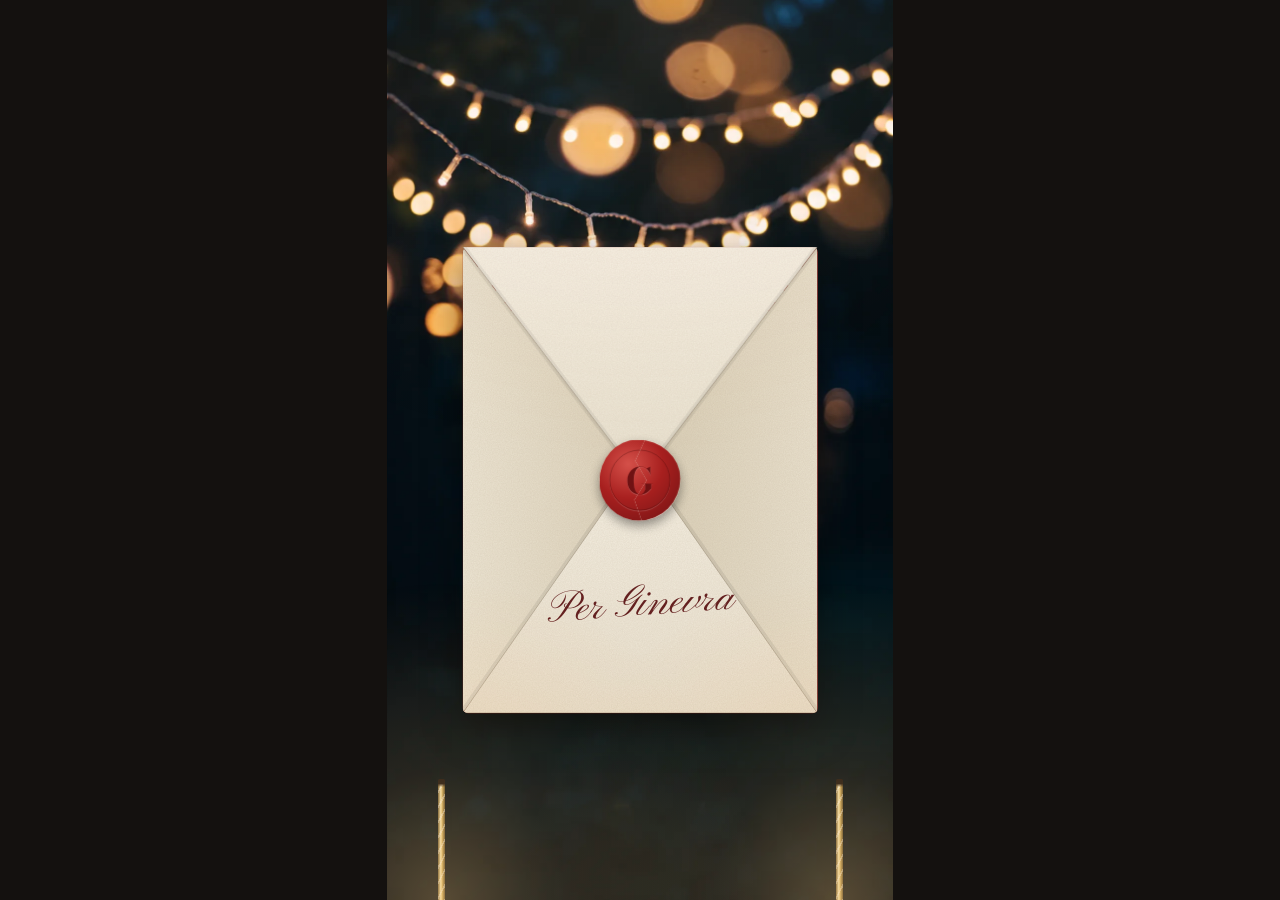
<file: index.html>
<!doctype html>
<html lang="it">
<head>
  <meta charset="utf-8">
  <meta name="viewport" content="width=device-width, initial-scale=1">
  <meta name="robots" content="noindex, nofollow">
  <meta name="theme-color" content="#14110f">
  <title>Per Ginevra</title>
  <link rel="icon" href="data:,">
  <!-- Per installarla come app sul telefono (schermo intero, verticale): vedi manifest.webmanifest -->
  <link rel="manifest" href="manifest.webmanifest">
  <link rel="preload" href="assets/fonts/pinyon-script.woff2" as="font" type="font/woff2" crossorigin>
  <link rel="preload" href="assets/fonts/bodoni-moda.woff2" as="font" type="font/woff2" crossorigin>
  <link rel="stylesheet" href="css/base.css">
  <link rel="stylesheet" href="css/scenes.css">
</head>
<body>
  <div id="frame">
    <main id="stage"></main>
  </div>

  <script type="module" src="js/main.js"></script>
</body>
</html>
</file>
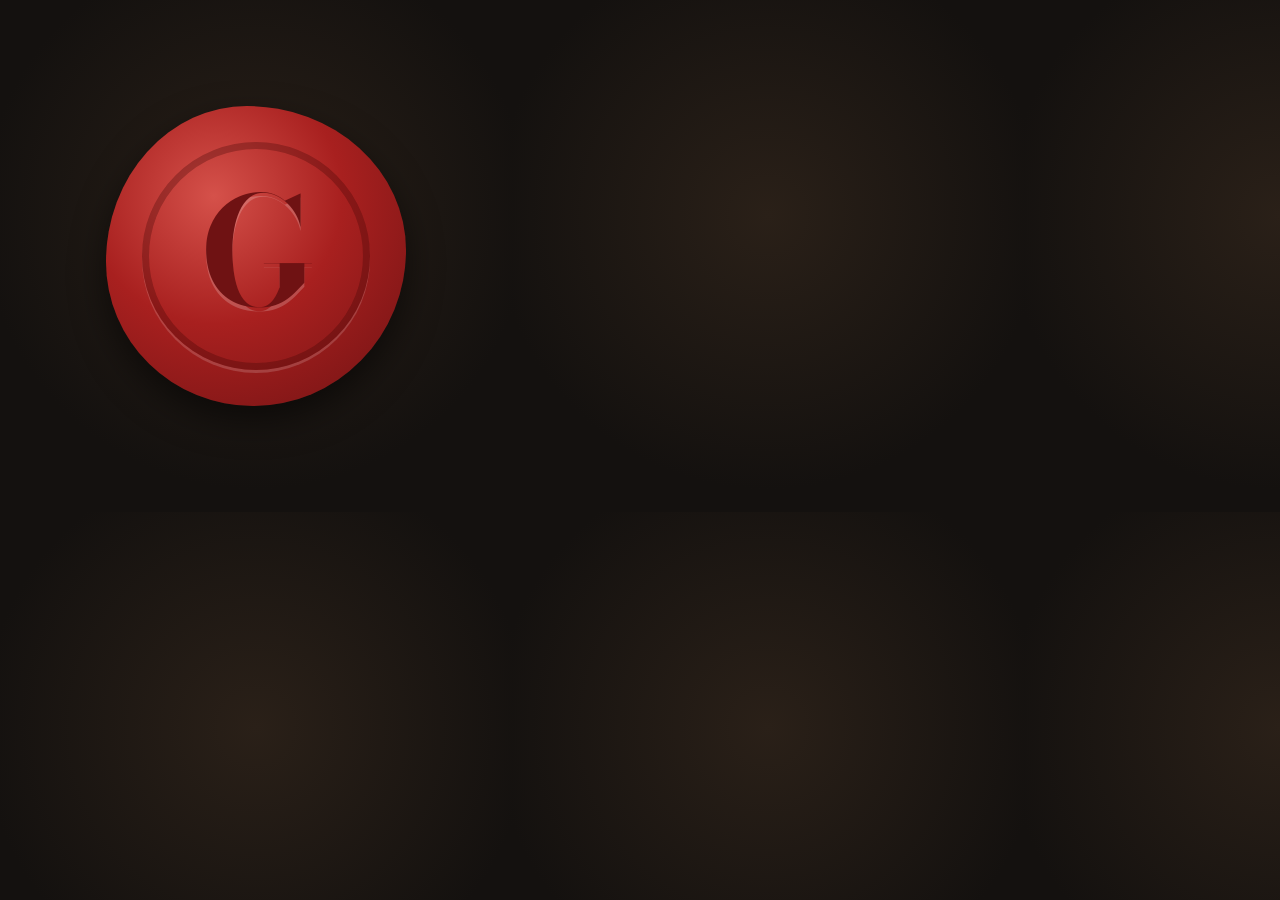
<file: strumenti/icona.html>
<!doctype html>
<!-- L'icona dell'app (schermata Home): il sigillo di ceralacca della busta su fondo scuro.
     Si fotografa con strumenti/fai-icona.js. Il sigillo sta dentro il cerchio centrale
     dell'80%, la zona che Android non taglia mai (icona "maskable"). -->
<html lang="it">
<head>
<meta charset="utf-8">
<style>
  @font-face {
    font-family: "Bodoni Moda";
    src: url("../assets/fonts/bodoni-moda.woff2") format("woff2");
    font-weight: 400 700;
  }
  html, body { margin: 0; width: 512px; height: 512px; overflow: hidden; }
  body {
    display: grid;
    place-items: center;
    background: radial-gradient(circle at 50% 42%, #2a2018 0%, #14110f 70%);
  }
  .sigillo {
    position: relative;
    display: grid;
    place-items: center;
    width: 300px;
    height: 300px;
    border-radius: 47% 53% 51% 49% / 52% 48% 52% 48%;
    background: radial-gradient(circle at 36% 30%, #d5514a, #a8201f 45%, #6f1213 100%);
    box-shadow: 0 14px 34px rgba(0, 0, 0, 0.55);
  }
  .sigillo::before {
    content: "";
    position: absolute;
    inset: 36px;
    border: 7px solid rgba(60, 5, 5, 0.3);
    border-radius: 50%;
    box-shadow: 0 3px 0 rgba(255, 255, 255, 0.16);
  }
  .sigillo span {
    font: 700 150px / 1 "Bodoni Moda", serif;
    color: #6f1213;
    text-shadow: 0 4px 0 rgba(255, 255, 255, 0.2);
    transform: translateY(-4px);
  }
</style>
</head>
<body>
  <div class="sigillo"><span>G</span></div>
</body>
</html>
</file>
<file: css/base.css>
/* Base: reset e palco verticale. Gli stili delle scene stanno in scenes.css. */

/* Font incorporati nel progetto: nessuna richiesta a siti esterni. */
@font-face {
  font-family: "Pinyon Script";
  src: url("../assets/fonts/pinyon-script.woff2") format("woff2");
  font-display: block;
}

@font-face {
  font-family: "Bodoni Moda";
  font-style: normal;
  font-weight: 400 700;
  src: url("../assets/fonts/bodoni-moda.woff2") format("woff2");
  font-display: block;
}

@font-face {
  font-family: "Bodoni Moda";
  font-style: italic;
  font-weight: 400 700;
  src: url("../assets/fonts/bodoni-moda-italic.woff2") format("woff2");
  font-display: block;
}

:root {
  --sfondo-esterno: #14110f;
  --carta: #f6f1e7;
  --inchiostro: #2a2622;
  color-scheme: light;
}

*,
*::before,
*::after {
  box-sizing: border-box;
}

html,
body {
  height: 100%;
  margin: 0;
  overflow: hidden;
  overscroll-behavior: none;
  background: var(--sfondo-esterno);
}

body {
  font-family: system-ui, -apple-system, "Segoe UI", Roboto, sans-serif;
  color: var(--inchiostro);
  -webkit-tap-highlight-color: transparent;
  user-select: none;
}

/* Su telefono occupa tutto lo schermo; su desktop è una colonna 9:16 centrata. */
#frame {
  position: relative;
  height: 100vh;
  height: 100dvh;
  width: min(100vw, calc(100dvh * 9 / 16));
  margin: 0 auto;
}

/* container-type: le scene possono misurarsi sul palco con le unità cqw / cqh. */
#stage {
  position: absolute;
  inset: 0;
  overflow: hidden;
  background: var(--carta);
  container-type: size;
  touch-action: none;
}

.scene {
  position: absolute;
  inset: 0;
  opacity: 0;
  transition: opacity 0.4s ease;
  font-size: 4.4cqw;
  isolation: isolate; /* ogni scena è un piano a sé: i suoi livelli non scavalcano la scena sopra */
}

.scene.is-active {
  opacity: 1;
}

.scene.is-leaving {
  opacity: 0;
  pointer-events: none;
}
</file>
<file: css/scenes.css>
/* Stili delle scene. Cresce una scena alla volta. */

/* ---------- Segnaposto (sparisce man mano che le scene vere arrivano) ---------- */

.segnaposto {
  display: flex;
  flex-direction: column;
  justify-content: center;
  gap: 1em;
  padding: 10cqw;
  text-align: center;
  cursor: pointer;
}

.segnaposto::before {
  content: "";
  position: absolute;
  inset: 4cqw;
  border: 2px dashed rgba(42, 38, 34, 0.25);
  border-radius: 3cqw;
  pointer-events: none;
}

.segnaposto p,
.segnaposto h1 {
  margin: 0;
}

.segnaposto__num {
  font-size: 0.75em;
  letter-spacing: 0.12em;
  text-transform: uppercase;
  opacity: 0.55;
}

.segnaposto__titolo {
  font-size: 1.7em;
  line-height: 1.15;
}

.segnaposto__capisce {
  font-size: 0.85em;
  font-style: italic;
  opacity: 0.6;
}

.segnaposto__passo {
  min-height: 4.5em;
  margin-top: 1.5em !important;
  font-size: 1.1em;
  line-height: 1.4;
}

.segnaposto__barra {
  height: 4px;
  border-radius: 2px;
  background: rgba(42, 38, 34, 0.15);
  overflow: hidden;
}

.segnaposto__barra[hidden] {
  display: block;
  visibility: hidden;
}

.segnaposto__barra i {
  display: block;
  height: 100%;
  background: currentColor;
  transform: scaleX(0);
  transform-origin: left;
}

.segnaposto__gesto {
  min-height: 1.4em;
  font-size: 0.8em;
  opacity: 0.55;
}

/* ---------- Scena 1: busta con sigillo e cartoncino ---------- */

.biglietto {
  --notte: #14131f;
  --carta: #fbf8f2;
  --rosso: #9b1c1f; /* inchiostro: cornice, testo, scritta sulla busta */
  --ceralacca: #a8201f;
  --ceralacca-scura: #6f1213;
  --ceralacca-luce: #d5514a;
  --fodera: #7d1a1a;
  --grana: url("data:image/svg+xml,%3Csvg xmlns='http://www.w3.org/2000/svg' width='220' height='220'%3E%3Cfilter id='g'%3E%3CfeTurbulence type='fractalNoise' baseFrequency='.85' numOctaves='3' stitchTiles='stitch'/%3E%3CfeColorMatrix values='0 0 0 0 .36 0 0 0 0 .28 0 0 0 0 .18 0 0 0 .17 0'/%3E%3C/filter%3E%3Crect width='100%25' height='100%25' filter='url(%23g)'/%3E%3C/svg%3E");

  /* Sera di festa: la luce calda delle lucine dall'alto e un alone dove sta la busta. */
  /* Le sfumature hanno molti passaggi perché la luce si spenga piano, senza fasce visibili. */
  background:
    radial-gradient(
      130% 58% at 50% -6%,
      rgba(255, 178, 100, 0.34) 0%,
      rgba(255, 176, 98, 0.24) 18%,
      rgba(255, 172, 94, 0.14) 38%,
      rgba(255, 168, 90, 0.07) 58%,
      rgba(255, 164, 86, 0.025) 78%,
      transparent 100%
    ),
    radial-gradient(
      85% 42% at 50% 55%,
      rgba(255, 196, 130, 0.1) 0%,
      rgba(255, 190, 124, 0.06) 40%,
      rgba(255, 186, 120, 0.02) 72%,
      transparent 100%
    ),
    linear-gradient(180deg, #151b2c 0%, #181626 55%, #0f0e17 100%);
  font-family: "Bodoni Moda", "Noto Serif", Georgia, serif;
  cursor: pointer;
}

/* --- Festa: luci sfocate, fili di lucine, candele, particelle --- */

.festa {
  position: absolute;
  inset: 0;
  overflow: hidden;
  pointer-events: none;
}

.festa__luce-lontana {
  position: absolute;
  border-radius: 50%;
  translate: -50% -50%;
  opacity: var(--o);
  /* Un disco di luce pieno con il bordo morbido, senza anello. */
  background: radial-gradient(circle, rgba(var(--c), 0.6) 0%, rgba(var(--c), 0.56) 46%, rgba(var(--c), 0.34) 60%, rgba(var(--c), 0.1) 68%, transparent 74%);
  animation: festa-respiro calc(5s + var(--k) * 0.7s) ease-in-out calc(var(--k) * -1.3s - var(--ora, 0s)) infinite alternate;
}

.festa__luce-lontana--a {
  --c: 255, 196, 120;
}

.festa__luce-lontana--b {
  --c: 255, 160, 90;
}

.festa__luce-lontana--c {
  --c: 255, 224, 176;
}

@keyframes festa-respiro {
  from {
    opacity: calc(var(--o) * 0.45);
    transform: translate(-1.5cqw, 1cqw) scale(0.94);
  }
  to {
    opacity: var(--o);
    transform: translate(1.5cqw, -1cqw) scale(1.05);
  }
}

.festa__filo {
  position: absolute;
  left: 0;
  top: 0;
  width: 100cqw;
  height: 30cqw;
  transform-origin: 50% -40cqw;
  animation: festa-dondolio 7s ease-in-out calc(0s - var(--ora, 0s)) infinite alternate;
}

.festa__filo--dietro {
  opacity: 0.72;
  animation-duration: 9s;
  animation-delay: calc(-3s - var(--ora, 0s));
}

.festa__filo svg {
  position: absolute;
  inset: 0;
  width: 100%;
  height: 100%;
  overflow: visible;
}

@keyframes festa-dondolio {
  from {
    transform: rotate(-0.7deg);
  }
  to {
    transform: rotate(0.7deg);
  }
}

/* Lampadina: l'alone è ::before, il vetro acceso è ::after. */
.festa__lampadina {
  position: absolute;
  width: 0;
  height: 0;
  animation: festa-tremolio calc(2.6s + var(--k) * 0.31s) ease-in-out calc(var(--k) * -0.9s - var(--ora, 0s)) infinite;
}

.festa__lampadina::before {
  content: "";
  position: absolute;
  left: 0;
  top: calc(1.6cqw * var(--r));
  width: calc(24cqw * var(--r));
  height: calc(24cqw * var(--r));
  translate: -50% -50%;
  border-radius: 50%;
  background: radial-gradient(
    circle,
    rgba(255, 214, 150, 0.5) 0%,
    rgba(255, 196, 124, 0.24) 12%,
    rgba(255, 180, 104, 0.1) 28%,
    rgba(255, 170, 92, 0.04) 46%,
    rgba(255, 164, 86, 0.012) 60%,
    transparent 70%
  );
}

.festa__lampadina::after {
  content: "";
  position: absolute;
  left: 0;
  top: 0;
  width: calc(2.5cqw * var(--r));
  height: calc(3.3cqw * var(--r));
  translate: -50% 0;
  border-radius: 46% 46% 50% 50% / 38% 38% 62% 62%;
  background: radial-gradient(circle at 50% 58%, #fffdf4 0 22%, #ffe3a3 48%, #f5a93f 82%, #c9792a 100%);
  box-shadow: 0 0 calc(2.2cqw * var(--r)) rgba(255, 196, 110, 0.9);
}

@keyframes festa-tremolio {
  0%,
  100% {
    opacity: 1;
  }
  38% {
    opacity: 0.84;
  }
  52% {
    opacity: 0.98;
  }
  74% {
    opacity: 0.9;
  }
}

/* Candele fontana: due tubi dorati che salgono dal basso quando arriva la busta. */
.festa__candela {
  position: absolute;
  bottom: 0;
  z-index: 2;
  width: 1.4cqw;
  height: 24cqw;
  border-radius: 0.3cqw 0.3cqw 0 0;
  /* Tubo di stagnola dorata, con le righe diagonali dell'incarto e la punta annerita. */
  background:
    linear-gradient(180deg, #1c1611 0 0.9cqw, transparent 1.6cqw),
    repeating-linear-gradient(118deg, transparent 0 1.1cqw, rgba(255, 255, 255, 0.34) 1.1cqw 1.4cqw),
    linear-gradient(90deg, #6a582f, #f6e8b2 40%, #c9ac62 62%, #5a4a27);
  transform: translateY(110%);
  transition: transform 0.5s cubic-bezier(0.2, 0.8, 0.3, 1);
  pointer-events: none;
}

/* La luce calda che le fontane gettano intorno: la sua opacità segue la forza del getto. */
.festa__riverbero {
  position: absolute;
  inset: 0;
  z-index: 6;
  opacity: 0;
  background:
    radial-gradient(62% 36% at 11% 100%, rgba(255, 196, 120, 0.34) 0%, rgba(255, 180, 100, 0.14) 40%, transparent 100%),
    radial-gradient(62% 36% at 89% 100%, rgba(255, 196, 120, 0.34) 0%, rgba(255, 180, 100, 0.14) 40%, transparent 100%);
  pointer-events: none;
}

.festa__candela--sx {
  left: 10cqw;
}

.festa__candela--dx {
  right: 10cqw;
}

.is-arrivata .festa__candela {
  transform: none;
}

.is-sola .festa__candela {
  transform: translateY(110%);
  transition-duration: 0.8s;
}

.festa__particelle {
  position: absolute;
  inset: 0;
  z-index: 7;
  width: 100%;
  height: 100%;
  pointer-events: none;
}

/* Velo di luce calda dall'alto, sopra a tutto: le lucine "illuminano" busta e cartoncino. */
.festa__alone {
  position: absolute;
  inset: 0;
  z-index: 8;
  background: radial-gradient(
    120% 55% at 50% -4%,
    rgba(255, 184, 104, 0.13) 0%,
    rgba(255, 180, 100, 0.08) 30%,
    rgba(255, 176, 96, 0.03) 62%,
    transparent 100%
  );
  pointer-events: none;
}

/* Grana della carta: solo sulla busta (il cartoncino e il rotolo hanno la loro). */
.busta__tasca::after,
.busta__faccia--fuori::after {
  content: "";
  position: absolute;
  inset: 0;
  background: var(--grana);
  pointer-events: none;
}

.busta__faccia--fuori::after {
  clip-path: polygon(0 0, 100% 0, 50% 100%);
}

/* Sulla tasca la grana segue la sagoma: non deve velare il cartoncino dentro la scollatura. */
.busta__tasca::after {
  clip-path: polygon(0 0, 50% 46%, 100% 0, 100% 100%, 0 100%);
}

/* La busta è un contenitore fermo: si muovono i suoi pezzi, così il cartoncino
   può stare tra il retro e la tasca. */
.busta {
  position: absolute;
  left: 50%;
  top: calc(50% + 6cqw);
  z-index: 3;
  width: 70cqw;
  height: 92cqw;
  translate: -50% -50%;
  perspective: 220cqw;
  animation: busta-arriva 1.4s cubic-bezier(0.25, 0.7, 0.3, 1) backwards;
}

/* La busta scende dall'alto ondeggiando e si posa con un piccolo rimbalzo. */
@keyframes busta-arriva {
  0% {
    transform: translateY(-125cqh) rotate(-13deg);
  }
  62% {
    transform: translateY(1.8cqw) rotate(2deg);
  }
  80% {
    transform: translateY(-0.9cqw) rotate(-0.6deg);
  }
  100% {
    transform: none;
  }
}

.busta__retro {
  position: absolute;
  inset: 0;
  z-index: 1;
  border-radius: 1cqw;
  background: var(--fodera);
  box-shadow: 0 3cqw 8cqw rgba(0, 0, 0, 0.45);
}

.busta__tasca {
  position: absolute;
  inset: 0;
  z-index: 3;
  overflow: hidden;
  border-radius: 1cqw;
}

.busta__tasca svg,
.busta__faccia svg {
  display: block;
  width: 100%;
  height: 100%;
}

/* "Per Ginevra", scritto a mano sul lembo inferiore. */
.busta__scritta {
  position: absolute;
  left: 0;
  right: 0;
  top: 72%;
  font-family: "Pinyon Script", cursive;
  font-size: 8.6cqw;
  line-height: 1;
  text-align: center;
  color: #5e1517;
  rotate: -4deg;
}

.busta__lembo {
  position: absolute;
  left: 0;
  top: 0;
  z-index: 4;
  width: 100%;
  height: 50%;
  transform-origin: 50% 0;
  transform-style: preserve-3d;
  transition: transform 0.7s cubic-bezier(0.4, 0, 0.2, 1);
}

.busta__faccia {
  position: absolute;
  inset: 0;
  backface-visibility: hidden;
}

.busta__faccia--dentro {
  transform: rotateX(180deg);
}

/* Sigillo di ceralacca: due metà che si separano lungo una crepa. */
.sigillo {
  position: absolute;
  left: 50%;
  top: 50%;
  z-index: 5;
  width: 16cqw;
  height: 16cqw;
  translate: -50% -50%;
  animation: sigillo-respiro 2.4s ease-in-out 1.6s infinite;
}

.sigillo::before,
.sigillo::after {
  content: "";
  position: absolute;
  inset: 0;
  border-radius: 50%;
  transition: opacity 0.2s ease;
}

.sigillo::before {
  box-shadow: 0 1cqw 2.2cqw rgba(0, 0, 0, 0.4);
}

.sigillo::after {
  border: 1px solid rgba(255, 255, 255, 0.6);
  opacity: 0;
  animation: sigillo-onda 2.4s ease-out 1.6s infinite;
}

.sigillo__meta {
  position: absolute;
  inset: 0;
  display: grid;
  place-items: center;
  border-radius: 47% 53% 51% 49% / 52% 48% 52% 48%;
  background: radial-gradient(circle at 36% 30%, var(--ceralacca-luce), var(--ceralacca) 45%, var(--ceralacca-scura) 100%);
  transition: transform 0.45s cubic-bezier(0.3, 0.6, 0.4, 1), opacity 0.3s ease 0.15s;
}

.sigillo__meta::before {
  content: "";
  position: absolute;
  inset: 2cqw;
  border: 0.35cqw solid rgba(60, 5, 5, 0.3);
  border-radius: 50%;
  box-shadow: 0 0.2cqw 0 rgba(255, 255, 255, 0.16);
}

.sigillo__meta span {
  font-size: 7.2cqw;
  font-weight: 700;
  line-height: 1;
  color: var(--ceralacca-scura);
  text-shadow: 0 0.25cqw 0 rgba(255, 255, 255, 0.2);
}

.sigillo__meta--sx {
  clip-path: polygon(0 0, 56% 0, 44% 26%, 58% 50%, 43% 74%, 52% 100%, 0 100%);
}

.sigillo__meta--dx {
  clip-path: polygon(56% 0, 100% 0, 100% 100%, 52% 100%, 43% 74%, 58% 50%, 44% 26%);
}

@keyframes sigillo-respiro {
  50% {
    transform: scale(1.06);
  }
}

@keyframes sigillo-onda {
  0% {
    transform: scale(1);
    opacity: 0.7;
  }
  70%,
  100% {
    transform: scale(1.7);
    opacity: 0;
  }
}

/* Cartoncino: dentro la busta è ridotto, poi va al centro a grandezza piena.
   Carta bianca di cotone, tutto stampato e scritto in un solo rosso. */
.cartoncino {
  position: absolute;
  left: 50%;
  top: 50%;
  z-index: 2;
  display: flex;
  flex-direction: column;
  align-items: center;
  width: 80cqw;
  height: 112cqw;
  margin: 0;
  padding: 15.3cqw 12cqw 12.6cqw;
  translate: -50% -50%;
  transform: translateY(1cqw) scale(0.8);
  transition: transform 0.9s cubic-bezier(0.3, 0, 0.2, 1);
  border-radius: 0.5cqw;
  background: var(--grana), linear-gradient(160deg, #fffefb, var(--carta) 65%, #f7f3ea);
  box-shadow: 0 2cqw 6cqw rgba(0, 0, 0, 0.35);
  color: var(--rosso);
  text-align: center;
}

/* :where tiene bassa la specificità, così i margini dei singoli elementi qui sotto valgono. */
.cartoncino :where(p, h1) {
  margin: 0;
}

.cartoncino__cornice {
  position: absolute;
  inset: 0;
  pointer-events: none;
}

.cornice {
  display: block;
  width: 100%;
  height: 100%;
  fill: none;
  stroke: currentColor;
  stroke-width: 0.9;
  stroke-linecap: round;
  stroke-linejoin: round;
}

.cornice__foglia {
  fill: var(--carta);
}

.cornice__pieno {
  fill: currentColor;
  stroke: none;
}

.cartoncino__titolo {
  font-family: "Pinyon Script", cursive;
  font-size: 9.3cqw;
  font-weight: 400;
  line-height: 1.1;
  white-space: nowrap;
}

.cartoncino__nome {
  margin-top: 1.4cqw;
  font-size: 2.9cqw;
  letter-spacing: 0.34em;
  text-indent: 0.34em;
  text-transform: uppercase;
}

.cartoncino__fregio {
  width: 16cqw;
  margin-top: 3cqw;
}

.cartoncino__fregio svg {
  display: block;
  width: 100%;
}

.cartoncino__testo {
  margin-top: 3.2cqw;
  font-size: 3.6cqw;
  line-height: 1.55;
  letter-spacing: 0.015em;
  text-wrap: balance;
}

.cartoncino__testo p + p {
  margin-top: 0.55em;
}

.cartoncino__firma {
  margin-top: 4.6cqw;
  font-family: "Pinyon Script", cursive;
  font-size: 8.6cqw;
  line-height: 1;
}

.cartoncino__ps {
  margin-top: 2cqw;
  font-size: 3cqw;
  font-style: italic;
}

.cartoncino .cartoncino__data {
  margin-top: auto;
  font-size: 2.4cqw;
  letter-spacing: 0.34em;
  text-indent: 0.34em;
  text-transform: uppercase;
}

.cartoncino .rivela {
  opacity: 0;
  transform: translateY(1.5cqw);
  transition: opacity 0.7s ease, transform 0.7s ease;
  transition-delay: calc(var(--i) * 0.45s);
}

/* Angolo che si arriccia: invita al secondo tap e anticipa la pergamena. */
.cartoncino__angolo {
  position: absolute;
  right: 0;
  bottom: 0;
  width: 0;
  height: 0;
  border-top-left-radius: 0.6cqw;
  background: linear-gradient(135deg, #f3eee3 0%, #d9d0bd 48%, var(--notte) 50%);
}

@keyframes angolo-arriccia {
  0%,
  100% {
    width: 0;
    height: 0;
  }
  50% {
    width: 8cqw;
    height: 8cqw;
  }
}

/* Stati della sequenza, aggiunti uno dopo l'altro da 01-biglietto.js */

.is-rotto .sigillo {
  animation: none;
}

.is-rotto .sigillo::before,
.is-rotto .sigillo::after {
  opacity: 0;
  animation: none;
}

/* Le due metà restano piene: schizzano di lato, poi cadono ruotando e spariscono solo in fondo. */
.is-rotto .sigillo__meta--sx {
  animation: sigillo-cade-sx 0.95s forwards;
}

.is-rotto .sigillo__meta--dx {
  animation: sigillo-cade-dx 1.05s forwards;
}

@keyframes sigillo-cade-sx {
  0% {
    transform: none;
    animation-timing-function: cubic-bezier(0.2, 0.8, 0.3, 1);
  }
  16% {
    transform: translate(-2cqw, -0.7cqw) rotate(-11deg);
    animation-timing-function: cubic-bezier(0.55, 0, 0.9, 0.5);
  }
  82% {
    opacity: 1;
  }
  100% {
    transform: translate(-9cqw, 85cqw) rotate(-95deg);
    opacity: 0;
  }
}

@keyframes sigillo-cade-dx {
  0% {
    transform: none;
    animation-timing-function: cubic-bezier(0.2, 0.8, 0.3, 1);
  }
  16% {
    transform: translate(2.2cqw, -0.5cqw) rotate(13deg);
    animation-timing-function: cubic-bezier(0.55, 0, 0.9, 0.5);
  }
  82% {
    opacity: 1;
  }
  100% {
    transform: translate(7cqw, 92cqw) rotate(120deg);
    opacity: 0;
  }
}

.is-aperta .busta__lembo {
  transform: rotateX(180deg);
}

.is-dietro .busta__lembo {
  z-index: 1;
}

.is-fuori .cartoncino {
  transform: translateY(-40cqw) scale(0.8);
}

.is-sola .busta__retro,
.is-sola .busta__tasca,
.is-sola .busta__lembo {
  opacity: 0;
  transition: transform 0.65s cubic-bezier(0.5, 0, 0.9, 0.5), opacity 0.3s ease 0.4s;
}

.is-sola .busta__retro,
.is-sola .busta__tasca {
  transform: translateY(120cqh) rotate(5deg);
}

.is-sola .busta__lembo {
  transform: translateY(120cqh) rotateX(180deg);
}

/* Prima la busta cade via, poi il cartoncino (ancora della sua misura "in busta")
   si ingrandisce e va al centro: così non risulta mai più largo della busta che lo contiene. */
.is-sola .cartoncino {
  transform: translateY(-6cqw) scale(1);
  transition: transform 0.85s cubic-bezier(0.3, 0, 0.2, 1) 0.35s;
}

.is-scritta .cartoncino .rivela {
  opacity: 1;
  transform: none;
}

.is-pronta .cartoncino__angolo {
  animation: angolo-arriccia 2.6s ease-in-out 2.5s infinite;
}

@media (prefers-reduced-motion: reduce) {
  .busta,
  .festa__filo,
  .festa__lampadina,
  .festa__luce-lontana,
  .sigillo,
  .sigillo::after {
    animation: none;
  }

  .is-pronta .cartoncino__angolo {
    width: 5cqw;
    height: 5cqw;
    animation: none;
  }
}

/* ---------- Scena 2: il cartoncino si arrotola in una pergamena ---------- */

/* Stesso posto in cui la scena 1 lascia il cartoncino: al centro del palco. */
.pergamena__foglio {
  position: absolute;
  left: 50%;
  top: 50%;
  z-index: 3;
  width: 80cqw;
  height: 112cqw;
  translate: -50% -50%;
}

.pergamena .cartoncino {
  left: 0;
  top: 0;
  translate: none;
  transform: none;
  transition: none;
}

.pergamena .cartoncino .rivela {
  transition: none;
}

.pergamena .cartoncino__angolo {
  display: none;
}

/* Il rotolo: un cilindro di carta (si vede il retro bianco del cartoncino). */
.rotolo {
  position: absolute;
  left: 0;
  top: 0;
  z-index: 3;
  width: 0;
  height: 0;
  visibility: hidden;
  border-radius: 1.6cqw / 50%;
  background:
    var(--grana),
    linear-gradient(180deg, #b3a78f 0%, #e7e0d0 17%, #fffdf8 42%, #f0e9da 68%, #a39780 100%);
  box-shadow:
    0 -1.2cqw 2.6cqw rgba(50, 35, 20, 0.34),
    0 1.6cqw 3cqw rgba(0, 0, 0, 0.42);
}

/* L'estremità a vista, con gli strati di carta arrotolata. */
.rotolo::after {
  content: "";
  position: absolute;
  right: 0;
  top: 0;
  height: 100%;
  aspect-ratio: 0.38;
  translate: 50% 0;
  border-radius: 50%;
  background: repeating-radial-gradient(ellipse closest-side at 50% 50%, #c4b79c 0 9%, #f7f2e7 9% 27%);
  box-shadow: inset 0 0 0 0.15cqw #b1a58b;
}

/* Si raddrizza con un piccolo rimbalzo, come un oggetto che si assesta. */
.is-arrotolata .rotolo {
  transition: transform 0.8s cubic-bezier(0.3, 1.4, 0.5, 1);
}

/* Nastro: il centro del rotolo sta nel punto (15, 12) del disegno. */
.nastro {
  position: absolute;
  left: 0;
  top: 0;
  z-index: 4;
  width: 30cqw;
  height: 34cqw;
  translate: -50% calc(-12 / 34 * 100%);
  pointer-events: none;
}

.nastro svg {
  display: block;
  width: 100%;
  height: 100%;
  overflow: visible;
}

/* La striscia di raso: si srotola dal bordo alto del palco fino al centro del rotolo,
   restando sempre in vista; poi il capo in alto cade e il nastro si raccoglie nel fiocco. */
.nastro__caduta {
  position: absolute;
  left: 50%;
  top: 0;
  z-index: 4;
  width: 2.6cqw;
  height: 50cqh;
  margin-left: -1.3cqw;
  background:
    linear-gradient(180deg, rgba(0, 0, 0, 0.18), transparent 30%, rgba(255, 255, 255, 0.08) 60%, transparent),
    linear-gradient(90deg, #7c1416, #c52c2e 40%, #8e1b1d);
  transform: scaleY(0);
  transform-origin: 50% 0;
  pointer-events: none;
}

.is-nastro .nastro__caduta {
  transform: none;
  transition: transform 0.85s cubic-bezier(0.3, 0.1, 0.3, 1);
}

.is-fiocco .nastro__caduta {
  transform: scaleY(0);
  transform-origin: 50% 100%;
  transition: transform 0.38s cubic-bezier(0.6, 0, 0.9, 0.4);
}

.nastro__fascia {
  transform: scaleY(0);
  transform-origin: 15px 7px;
  transition: transform 0.25s ease-out;
}

.nastro__anello,
.nastro__nodo {
  transform: scale(0);
  transform-origin: 15px 12px;
  transition: transform 0.45s cubic-bezier(0.3, 1.7, 0.5, 1) 0.12s;
}

.nastro__coda {
  transform: scaleY(0);
  transform-origin: 15px 13px;
  transition: transform 0.35s ease-out 0.28s;
}

.is-fiocco .nastro__fascia,
.is-fiocco .nastro__anello,
.is-fiocco .nastro__nodo,
.is-fiocco .nastro__coda {
  transform: none;
}

/* ---------- Scena 3: il diagramma BPMN ---------- */

.processo {
  --tratto: #22242a;
  --accento: #b3262a;
  --tenue: #8a8f99;
  --sans: Roboto, "Segoe UI", system-ui, sans-serif;
}

/* La tela bianca del programma di modellazione: copre la festa in dissolvenza. */
.processo__tela {
  position: absolute;
  inset: 0;
  z-index: 10;
  overflow: hidden;
  background: #fbfbfc;
  color: var(--tratto);
  font-family: var(--sans);
  opacity: 0;
  transition: opacity 0.9s ease;
}

.is-tela .processo__tela {
  opacity: 1;
}

/* Il "mondo" è il foglio del diagramma, più alto dello schermo: la telecamera lo fa scorrere. */
.processo__mondo {
  position: absolute;
  left: 0;
  top: 15cqw;
  width: 100cqw;
  height: 400cqw;
  transition: transform 0.9s cubic-bezier(0.4, 0, 0.2, 1);
}

.processo__tela .processo__mondo {
  background-image: radial-gradient(circle, #c3c8d0 0.24cqw, transparent 0.3cqw);
  background-position: 2cqw 2cqw;
  background-size: 4cqw 4cqw;
}

/* I bordi laterali della vasca, per tutta l'altezza. */
.processo__tela .processo__mondo::before {
  content: "";
  position: absolute;
  left: 2cqw;
  right: 2cqw;
  top: 14cqw;
  bottom: 0;
  border: solid var(--tratto);
  border-width: 0 0.35cqw;
}

.processo__mondo--gettone {
  z-index: 12;
  pointer-events: none;
}

.processo__barra {
  position: absolute;
  left: 0;
  top: 0;
  z-index: 13;
  display: flex;
  align-items: flex-end;
  width: 100%;
  height: 15cqw;
  padding-left: 3cqw;
  background: #2e3138;
  font-family: var(--sans);
  transform: translateY(-100%);
  transition: transform 0.6s cubic-bezier(0.2, 0.8, 0.3, 1) 0.3s;
}

.is-tela .processo__barra {
  transform: none;
}

.processo__scheda {
  padding: 1.6cqw 3.2cqw 1.4cqw;
  border-radius: 1.4cqw 1.4cqw 0 0;
  background: #fbfbfc;
  color: #2e3138;
  font-size: 2.9cqw;
}

.processo__scheda::before {
  content: "";
  display: inline-block;
  width: 1.6cqw;
  height: 1.6cqw;
  margin-right: 1.6cqw;
  border-radius: 50%;
  background: var(--accento);
}

/* Vasca e corsie */
.bpmn-vasca,
.bpmn-corsia {
  position: absolute;
  display: grid;
  place-items: center;
  border: 0.35cqw solid var(--tratto);
}

.bpmn-vasca {
  left: 2cqw;
  top: 0;
  width: 96cqw;
  height: 8cqw;
  background: #eef0f3;
  font-size: 2.9cqw;
  font-weight: 500;
}

.bpmn-corsia {
  top: 8cqw;
  width: 48cqw;
  height: 6cqw;
  border-top: 0;
  background: #f5f6f8;
  color: #555a64;
  font-size: 2.5cqw;
  letter-spacing: 0.2em;
  text-indent: 0.2em;
  text-transform: uppercase;
}

.bpmn-corsia--sx {
  left: 2cqw;
}

.bpmn-corsia--dx {
  left: 50cqw;
  border-left: 0;
}

.bpmn-divisore {
  position: absolute;
  left: 50cqw;
  top: 14cqw;
  bottom: 0;
  margin-left: -0.175cqw;
  border-left: 0.35cqw solid var(--tratto);
}

/* Frecce */
.processo__flussi {
  position: absolute;
  left: 0;
  top: 0;
  width: 100cqw;
  height: 320cqw;
  overflow: visible;
  pointer-events: none;
}

/* Quello che nel processo viene dopo: invisibile finché non ci si arriva. */
.is-nascosto {
  opacity: 0 !important;
}

.bpmn-nodo.is-nascosto {
  scale: 0.85;
}

.bpmn-flusso,
.bpmn-etichetta {
  transition: opacity 0.45s ease;
}

.bpmn-flusso__linea {
  fill: none;
  stroke: var(--tratto);
  stroke-width: 0.45;
  stroke-linejoin: round;
}

.bpmn-flusso__punta {
  fill: var(--tratto);
}

/* La prossima freccia da percorrere "cammina": è l'invito a toccare. */
.bpmn-flusso.is-prossimo .bpmn-flusso__linea {
  stroke: var(--accento);
  stroke-dasharray: 1.6 1.2;
  animation: flusso-marcia 0.7s linear infinite;
}

.bpmn-flusso.is-fatto .bpmn-flusso__linea {
  stroke: var(--accento);
}

.bpmn-flusso.is-prossimo .bpmn-flusso__punta,
.bpmn-flusso.is-fatto .bpmn-flusso__punta {
  fill: var(--accento);
}

@keyframes flusso-marcia {
  to {
    stroke-dashoffset: -2.8;
  }
}

.bpmn-associazione {
  fill: none;
  stroke: var(--tenue);
  stroke-width: 0.45;
  stroke-dasharray: 0.1 1.3;
  stroke-linecap: round;
}

/* Nodi: evento, attività, bivio. Luce dall'alto: una sottile ombra sotto. */
.bpmn-nodo {
  position: absolute;
  box-sizing: border-box;
  translate: -50% -50%;
  border: 0.45cqw solid var(--tratto);
  background: #fff;
  transition: border-color 0.3s ease, box-shadow 0.3s ease, opacity 0.45s ease, scale 0.45s cubic-bezier(0.3, 1.4, 0.5, 1);
}

.bpmn-evento {
  width: 8.4cqw;
  height: 8.4cqw;
  border-width: 0.35cqw;
  border-radius: 50%;
}

.bpmn-attivita {
  display: grid;
  place-items: center;
  width: 38cqw;
  height: 15cqw;
  padding: 0 2.4cqw;
  border-radius: 1.8cqw;
  box-shadow: 0 0.5cqw 0 rgba(34, 36, 42, 0.08);
  font-size: 3.2cqw;
  font-weight: 500;
  line-height: 1.25;
  text-align: center;
}

.bpmn-attivita--fine {
  width: 56cqw;
  height: 17cqw;
  font-size: 4cqw;
}

.bpmn-bivio {
  width: 7.8cqw;
  height: 7.8cqw;
  rotate: 45deg;
}

.bpmn-bivio::before,
.bpmn-bivio::after {
  content: "";
  position: absolute;
  left: 50%;
  top: 50%;
  width: 4.2cqw;
  height: 0.5cqw;
  translate: -50% -50%;
  background: var(--tratto);
}

.bpmn-bivio::after {
  rotate: 90deg;
}

.bpmn-nodo.is-qui {
  border-color: var(--accento);
  box-shadow: 0 0 0 1.2cqw rgba(179, 38, 42, 0.12);
}

.bpmn-etichetta {
  position: absolute;
  margin: 0;
  padding: 0.3cqw 1cqw;
  background: #fbfbfc;
  color: #3a3d45;
  font-size: 2.9cqw;
  line-height: 1.2;
  white-space: nowrap;
}

/* Insight: un "documento" vuoto e tratteggiato finché non viene rivelato. */
.bpmn-insight {
  position: absolute;
  left: 4cqw;
  box-sizing: border-box;
  width: 44cqw;
  height: 20cqw;
  padding: 1.6cqw 2.4cqw;
  border: 0.35cqw dashed #b4b9c2;
  border-radius: 0.8cqw;
  background: #fbfbfc;
  transition: border-color 0.3s ease, background 0.3s ease;
}

.bpmn-insight b {
  display: block;
  color: var(--tenue);
  font-size: 2.3cqw;
  font-weight: 500;
  letter-spacing: 0.14em;
  text-transform: uppercase;
}

.bpmn-insight span {
  display: block;
  margin-top: 0.6cqw;
  font-size: 2.8cqw;
  line-height: 1.25;
  opacity: 0;
  transition: opacity 0.4s ease 0.1s;
}

.bpmn-insight.is-prossimo {
  border-color: var(--accento);
  animation: invito 1.5s ease-in-out infinite;
}

.bpmn-insight.is-rivelato {
  border-style: solid;
  border-color: var(--tratto);
  background: #fff;
  box-shadow: 0 0.5cqw 0 rgba(34, 36, 42, 0.08);
  animation: insight-compare 0.35s cubic-bezier(0.3, 1.5, 0.5, 1);
}

.bpmn-insight.is-rivelato b {
  color: var(--accento);
}

.bpmn-insight.is-rivelato span {
  opacity: 1;
}

/* L'angolo piegato del documento. */
.bpmn-insight.is-rivelato::after {
  content: "";
  position: absolute;
  right: -0.35cqw;
  top: -0.35cqw;
  width: 3.6cqw;
  height: 3.6cqw;
  background: linear-gradient(225deg, #fbfbfc 0 50%, var(--tratto) 50% calc(50% + 0.35cqw), #e9ebee calc(50% + 0.35cqw));
}

@keyframes invito {
  50% {
    box-shadow: 0 0 0 1.4cqw rgba(179, 38, 42, 0.14);
  }
}

@keyframes insight-compare {
  from {
    transform: scale(0.94);
  }
}

.bpmn-nota {
  position: absolute;
  left: 6cqw;
  top: 170cqw;
  width: 40cqw;
  margin: 0;
  padding-left: 2cqw;
  border-left: 0.35cqw solid var(--tenue);
  color: #555a64;
  font-size: 2.7cqw;
  font-style: italic;
  opacity: 0;
  transform: translateY(1cqw);
  transition: opacity 0.4s ease, transform 0.4s ease;
}

.bpmn-nota.is-visibile {
  opacity: 1;
  transform: none;
}

/* Le scelte ai bivi: etichette sulle frecce, che sono pulsanti. */
.bpmn-scelta {
  position: absolute;
  translate: -50% -50%;
  padding: 1.3cqw 3cqw;
  border: 0.4cqw solid var(--accento);
  border-radius: 5cqw;
  background: #fff;
  color: var(--accento);
  font: 500 3.1cqw var(--sans);
  white-space: nowrap;
  opacity: 0;
  transform: scale(0.6);
  pointer-events: none;
  cursor: pointer;
  transition: opacity 0.25s ease, transform 0.3s cubic-bezier(0.3, 1.6, 0.5, 1), background 0.2s ease, color 0.2s ease;
}

.bpmn-scelta.is-visibile {
  opacity: 1;
  transform: none;
  pointer-events: auto;
  animation: invito 1.5s ease-in-out 0.4s infinite;
}

.bpmn-scelta.is-scelta {
  background: var(--accento);
  color: #fff;
  animation: none;
}

.bpmn-scelta.is-scartata {
  border-color: #b4b9c2;
  color: var(--tenue);
  opacity: 0.55;
  animation: none;
}

/* Il gettone: la pergamena con il fiocco, rimpicciolita. */
.gettone {
  position: absolute;
  left: 0;
  top: 0;
  width: 0;
  height: 0;
  transition: transform 1.1s cubic-bezier(0.4, 0, 0.2, 1);
}

.is-pronta .gettone {
  transition: none;
}

.gettone .rotolo {
  left: -30cqw;
  top: -4.75cqw;
  width: 60cqw;
  height: 9.5cqw;
  visibility: visible;
}

.gettone .nastro__fascia,
.gettone .nastro__anello,
.gettone .nastro__nodo,
.gettone .nastro__coda {
  transform: none;
  transition: none;
}

/* Piccolo saltello mentre aspetta il tap (le misure sono prima della riduzione). */
.is-pronta .gettone__corpo {
  animation: gettone-attesa 1.6s ease-in-out infinite;
}

@keyframes gettone-attesa {
  50% {
    transform: translateY(-4cqw);
  }
}

@media (prefers-reduced-motion: reduce) {
  .bpmn-flusso.is-prossimo .bpmn-flusso__linea,
  .bpmn-insight.is-prossimo,
  .bpmn-scelta.is-visibile,
  .is-pronta .gettone__corpo {
    animation: none;
  }
}


/* ---------- Scena 4: la lanterna e il pennello ---------- */

/* Una scena rimasta sotto a quella nuova: ferma, e senza i pezzi che la nuova ridisegna. */
.scene.is-sotto {
  pointer-events: none;
}

.is-sotto .processo__mondo--gettone,
.is-sotto .bpmn-attivita--fine {
  display: none;
}

/* Trasparente: all'inizio sotto si vede ancora il diagramma della scena 3. */
.kaizen {
  background: none;
  cursor: default;
}

.kaizen.is-sola {
  background: #fbfbfc;
}

/* La sera scende sul diagramma e lo copre; poi, quando la lanterna si accende, è notte. */
.kaizen__sera,
.kaizen__notte {
  position: absolute;
  inset: 0;
  opacity: 0;
}

.kaizen__sera {
  background: linear-gradient(180deg, #23223a 0%, #3b3550 42%, #6b4f55 78%, #8a6253 100%);
  transition: opacity 1.4s ease;
}

.kaizen__notte {
  background: radial-gradient(120% 80% at 50% 45%, #1a130e 0%, #0d0a08 60%, #070505 100%);
  transition: opacity 1.3s ease;
}

.is-sera .kaizen__sera,
.is-accesa .kaizen__notte {
  opacity: 1;
}

/* La pergamena parte dov'era nel diagramma, poi cade fuori scena passando dietro la lanterna. */
.kaizen .gettone {
  transform: translate(50cqw, calc(50cqh - 13cqw)) scale(0.17);
  transition: transform 1s cubic-bezier(0.55, 0, 0.85, 0.45);
}

.kaizen.is-sera .gettone {
  transform: translate(50cqw, 112cqh) scale(0.17) rotate(24deg);
}

/* Tutto quello che pende dall'alto: filo, alone e lanterna dondolano e salgono insieme. */
.kaizen__pendolo {
  position: absolute;
  inset: 0;
  transform-origin: 50% 0;
  transition: translate 1.6s cubic-bezier(0.4, 0, 0.2, 1);
}

.is-accesa .kaizen__pendolo {
  animation: kaizen-dondolo 4.4s ease-in-out infinite;
}

.is-bancone .kaizen__pendolo {
  translate: 0 -19cqh;
}

@keyframes kaizen-dondolo {
  25% {
    rotate: 0.7deg;
  }

  75% {
    rotate: -0.7deg;
  }
}

.kaizen__filo {
  position: absolute;
  left: 50cqw;
  top: -25cqh;
  width: 0.4cqw;
  height: calc(75cqh - 31.5cqw);
  margin-left: -0.2cqw;
  background: #17120f;
  transform: scaleY(0);
  transform-origin: 50% 0;
  transition: transform 1s cubic-bezier(0.4, 0, 0.2, 1) 0.25s;
}

.is-sera .kaizen__filo {
  transform: none;
}

/* Parte identica al riquadro "Continuous Improvement" del diagramma, poi diventa una lanterna di carta. */
.kaizen__lanterna {
  position: absolute;
  left: 50cqw;
  top: 50cqh;
  box-sizing: border-box;
  width: 56cqw;
  height: 17cqw;
  translate: -50% -50%;
  border: 0.45cqw solid var(--accento);
  border-radius: 1.8cqw;
  background: #fff;
  box-shadow: 0 0 0 1.2cqw rgba(179, 38, 42, 0.12);
  transition:
    width 1.3s cubic-bezier(0.5, 0, 0.2, 1),
    height 1.3s cubic-bezier(0.5, 0, 0.2, 1),
    border-radius 1.3s cubic-bezier(0.5, 0, 0.2, 1),
    background-color 1.3s ease,
    border-color 1.3s ease,
    box-shadow 0.6s ease;
}

.is-sera .kaizen__lanterna {
  width: 40cqw;
  height: 60cqw;
  border-color: rgba(58, 40, 24, 0.55);
  border-radius: 18cqw / 15cqw;
  background: #e7ddc7;
  box-shadow: 0 0 0 0 rgba(179, 38, 42, 0);
}

.kaizen__titolo {
  position: absolute;
  left: 50%;
  top: 50%;
  translate: -50% -50%;
  color: var(--tratto);
  font: 500 4cqw / 1.25 var(--sans);
  white-space: nowrap;
  transition: opacity 0.35s ease;
}

.is-accesa .kaizen__lanterna {
  border-color: rgba(120, 66, 20, 0.7);
}

.is-sera .kaizen__titolo {
  opacity: 0;
}

/* La luce dentro la lanterna e le coste della carta: due strati che seguono la sua forma. */
.kaizen__luce,
.kaizen__coste {
  position: absolute;
  inset: 0;
  border-radius: inherit;
  opacity: 0;
}

.kaizen__luce {
  background: radial-gradient(70% 60% at 50% 52%, #fff7dc 0%, #fbe0a0 38%, #f0b560 72%, #d98a3a 100%);
  transition: opacity 1.1s ease;
}

.is-accesa .kaizen__luce {
  opacity: 1;
  animation: kaizen-fiamma 2.7s ease-in-out 1.1s infinite;
}

.kaizen__coste {
  background:
    linear-gradient(90deg, rgba(40, 25, 10, 0.3), transparent 28%, transparent 72%, rgba(40, 25, 10, 0.3)),
    linear-gradient(180deg, transparent 55%, rgba(40, 25, 10, 0.22)),
    repeating-linear-gradient(180deg, transparent 0 2.7cqw, rgba(70, 45, 20, 0.17) 2.7cqw 3cqw);
  transition: opacity 0.8s ease 0.6s;
}

.is-sera .kaizen__coste {
  opacity: 1;
}

.kaizen__inchiostro {
  position: absolute;
  left: 50%;
  top: 50%;
  width: 25cqw;
  height: 50cqw;
  translate: -50% -50%;
}

/* I due anelli scuri che chiudono la lanterna sopra e sotto. */
.kaizen__tappo {
  position: absolute;
  left: 50%;
  width: 17cqw;
  height: 2.8cqw;
  translate: -50% 0;
  border-radius: 0.7cqw;
  background: linear-gradient(180deg, #2f251d, #120e0b);
  opacity: 0;
  scale: 0.4 1;
  transition: opacity 0.5s ease 0.75s, scale 0.6s cubic-bezier(0.3, 1.3, 0.5, 1) 0.75s;
}

.kaizen__tappo--su {
  top: -1.9cqw;
}

.kaizen__tappo--giu {
  bottom: -1.9cqw;
}

.is-sera .kaizen__tappo {
  opacity: 1;
  scale: 1;
}

/* L'alone caldo intorno alla lanterna accesa. */
.kaizen__alone {
  position: absolute;
  left: 50cqw;
  top: 50cqh;
  width: 160cqw;
  height: 160cqw;
  translate: -50% -50%;
  border-radius: 50%;
  background: radial-gradient(circle, rgba(255, 186, 96, 0.42) 0%, rgba(255, 172, 82, 0.2) 28%, rgba(255, 162, 72, 0.07) 50%, transparent 70%);
  opacity: 0;
  transition: opacity 1.2s ease;
}

.is-accesa .kaizen__alone {
  opacity: 1;
}

@keyframes kaizen-fiamma {
  30% {
    filter: brightness(0.95);
  }

  55% {
    filter: brightness(1.02);
  }

  75% {
    filter: brightness(0.93);
  }
}

/* Il bancone: esce dal buio quando la luce della lanterna gli cade sopra. */
.kaizen__bancone {
  position: absolute;
  left: 0;
  right: 0;
  bottom: 0;
  height: 27cqh;
  background:
    radial-gradient(70% 120% at 50% 0%, rgba(255, 186, 104, 0.42) 0%, rgba(255, 170, 90, 0.16) 45%, transparent 75%),
    repeating-linear-gradient(180deg, rgba(0, 0, 0, 0.14) 0 0.25cqw, transparent 0.25cqw 2.2cqw),
    linear-gradient(180deg, #4a3423 0%, #2c1e14 35%, #150e09 100%);
  opacity: 0;
  translate: 0 3cqh;
  transition: opacity 1.4s ease, translate 1.6s cubic-bezier(0.2, 0.7, 0.2, 1);
}

/* Il bordo del bancone, che prende luce al centro. */
.kaizen__bancone::before {
  content: "";
  position: absolute;
  left: 0;
  right: 0;
  top: 0;
  height: 0.6cqw;
  background: linear-gradient(90deg, #2a1c12, #e6b678 50%, #2a1c12);
}

.is-bancone .kaizen__bancone {
  opacity: 1;
  translate: 0 0;
}

.kaizen__lettura {
  position: absolute;
  left: 0;
  top: calc(31cqh + 38cqw);
  width: 100%;
  margin: 0;
  color: #f3e2bd;
  font: italic 400 9cqw / 1.2 "Bodoni Moda", "Noto Serif", Georgia, serif;
  letter-spacing: 0.14em;
  text-align: center;
  text-indent: 0.14em;
  text-shadow: 0 0 4cqw rgba(255, 180, 90, 0.35);
  opacity: 0;
  translate: 0 1.5cqw;
  transition: opacity 1s ease 0.7s, translate 1s ease 0.7s;
}

.is-bancone .kaizen__lettura {
  opacity: 1;
  translate: 0 0;
}

@media (prefers-reduced-motion: reduce) {
  .is-accesa .kaizen__pendolo,
  .is-accesa .kaizen__luce {
    animation: none;
  }
}

/* ---------- Scena 5: il bancone ---------- */

/* La sala è quella della scena 4, già nello stato finale. Dondolio e tremolio della
   lanterna riprendono dal punto in cui li lascia la scena 4 (fine − accende = 3,15 s). */
.bancone .kaizen__pendolo {
  animation-delay: -3.15s;
  transition: translate 1.5s cubic-bezier(0.4, 0, 0.2, 1), scale 1.5s cubic-bezier(0.4, 0, 0.2, 1);
}

.bancone .kaizen__luce {
  animation-delay: -2.05s;
}

/* Lo sguardo scende sul bancone: la lanterna sale e rimpicciolisce, la scritta se ne va. */
.is-servizio .kaizen__pendolo {
  translate: 0 -14.5cqh;
  scale: 0.55;
}

.is-servizio .kaizen__lettura {
  opacity: 0;
  transition: opacity 0.6s ease;
}

/* Il bancone disegnato (finché non arriva la foto): il piano sale fino a metà schermo. */
.bancone .kaizen__bancone {
  transition: height 1.5s cubic-bezier(0.4, 0, 0.2, 1);
}

.is-servizio .kaizen__bancone {
  height: 50cqh;
}

/* Il banco ha le proporzioni della foto di fondo (9:16) e la copre come farebbe lei:
   --u è un centesimo della sua larghezza, e tutto quello che sta sul piatto si misura così. */
.banco {
  --u: max(1cqw, 0.558cqh);
  position: absolute;
  left: 50%;
  top: 50%;
  width: calc(var(--u) * 100);
  height: calc(var(--u) * 179.2);
  translate: -50% -50%;
  pointer-events: none;
}

/* La faccia frontale del bancone disegnato, in ombra, con lo spigolo che prende luce. */
.banco::before {
  content: "";
  position: absolute;
  left: 0;
  right: 0;
  top: 73%;
  bottom: 0;
  border-top: calc(var(--u) * 0.45) solid rgba(255, 206, 150, 0.4);
  background: linear-gradient(180deg, rgba(6, 4, 2, 0.5), rgba(6, 4, 2, 0.85));
  opacity: 0;
  transition: opacity 1.4s ease 0.3s;
}

.is-servizio .banco::before {
  opacity: 1;
}

.banco__foto {
  position: absolute;
  inset: 0;
  width: 100%;
  height: 100%;
  object-fit: cover;
  opacity: 0;
  transition: opacity 1.4s ease;
}

/* Con la foto, piatto e bancone sono già nella foto stessa. */
.ha-fondo .piatto,
.ha-fondo .banco::before {
  display: none;
}

/* Il piatto disegnato: ceramica nera vista di scorcio. */
.piatto {
  position: absolute;
  left: 50%;
  top: 64.4%;
  width: calc(var(--u) * 68);
  height: calc(var(--u) * 13.5);
  translate: -50% -50%;
  opacity: 0;
  transition: opacity 1s ease 0.6s;
}

.is-servizio .piatto {
  opacity: 1;
}

.piatto::before {
  content: "";
  position: absolute;
  left: -3%;
  right: -3%;
  top: 55%;
  bottom: -28%;
  background: radial-gradient(closest-side, rgba(0, 0, 0, 0.65), transparent);
}

.piatto__piano {
  position: absolute;
  inset: 0 0 calc(var(--u) * 2);
  background: radial-gradient(60% 110% at 50% 20%, #453c33 0%, #221e1a 55%, #100e0c 100%);
  clip-path: polygon(6% 0, 94% 0, 100% 100%, 0 100%);
}

.piatto__bordo {
  position: absolute;
  left: 0;
  right: 0;
  bottom: 0;
  height: calc(var(--u) * 2.2);
  border-radius: 0 0 calc(var(--u) * 1) calc(var(--u) * 1);
  background: linear-gradient(180deg, #2e2721, #0b0a09);
  box-shadow: inset 0 calc(var(--u) * 0.3) 0 rgba(255, 214, 160, 0.25);
}

/* Un alone che respira sul piatto: invita a toccare. */
.banco__invito {
  position: absolute;
  left: 50%;
  top: 63.6%;
  width: calc(var(--u) * 46);
  height: calc(var(--u) * 18);
  translate: -50% -50%;
  border-radius: 50%;
  background: radial-gradient(closest-side, rgba(255, 214, 150, 0.5), transparent);
  opacity: 0;
}

.is-attesa .banco__invito {
  animation: banco-invito 1.8s ease-in-out infinite;
}

@keyframes banco-invito {
  50% {
    opacity: 0.55;
  }
}

/* I pezzi disegnati (segnaposto finché non ci sono le immagini vere). */
.pezzo {
  position: absolute;
  left: 50%;
  top: calc(65.4% - var(--u) * 10);
  width: calc(var(--u) * 19);
  height: calc(var(--u) * 10.5);
  translate: -50% 0;
  opacity: 0;
  transform: translateY(calc(var(--u) * -16)) scale(0.8);
  transition: transform 0.6s cubic-bezier(0.2, 0.9, 0.3, 1.12), opacity 0.3s ease;
}

.pezzo.is-servito {
  opacity: 1;
  transform: none;
}

.pezzo.is-mangiato {
  opacity: 0;
  transform: scale(0.55);
  transition: transform 0.35s ease-in, opacity 0.3s ease;
}

.pezzo::after {
  content: "";
  position: absolute;
  left: 4%;
  right: 4%;
  bottom: -8%;
  z-index: -1;
  height: 24%;
  border-radius: 50%;
  background: radial-gradient(closest-side, rgba(0, 0, 0, 0.6), transparent);
}

.pezzo__riso {
  position: absolute;
  left: 9%;
  right: 9%;
  bottom: 0;
  height: 60%;
  border-radius: 42% 42% 30% 30% / 70% 70% 30% 30%;
  background:
    radial-gradient(circle at 30% 30%, rgba(255, 255, 255, 0.9) 0 18%, transparent 19%) 0 0 / calc(var(--u) * 1.5) calc(var(--u) * 1.3),
    linear-gradient(180deg, #fffdf6, #ddd4c2);
  box-shadow: inset 0 calc(var(--u) * -0.8) calc(var(--u) * 1) rgba(120, 100, 70, 0.35);
}

.pezzo__sopra {
  position: absolute;
  left: 0;
  right: 0;
  top: 2%;
  height: 58%;
  border-radius: 50% 50% 38% 38% / 75% 75% 35% 35%;
  box-shadow:
    inset 0 calc(var(--u) * 0.5) calc(var(--u) * 0.6) rgba(255, 255, 255, 0.35),
    inset 0 calc(var(--u) * -0.8) calc(var(--u) * 1) rgba(0, 0, 0, 0.22);
}

.pezzo--salmone .pezzo__sopra {
  background:
    repeating-linear-gradient(112deg, transparent 0 calc(var(--u) * 1.9), rgba(255, 236, 218, 0.8) calc(var(--u) * 1.9) calc(var(--u) * 2.4)),
    linear-gradient(180deg, #ffb07a, #ee7a38);
}

.pezzo--tonno .pezzo__sopra {
  background:
    repeating-linear-gradient(100deg, transparent 0 calc(var(--u) * 2.4), rgba(255, 170, 170, 0.25) calc(var(--u) * 2.4) calc(var(--u) * 2.7)),
    linear-gradient(180deg, #d6434c, #8a1220);
}

.pezzo--gambero .pezzo__sopra {
  background:
    repeating-linear-gradient(90deg, transparent 0 calc(var(--u) * 2.2), rgba(232, 96, 52, 0.6) calc(var(--u) * 2.2) calc(var(--u) * 2.9)),
    linear-gradient(180deg, #fff0e4, #f9b99a);
}

.pezzo--gambero .pezzo__sopra::after {
  content: "";
  position: absolute;
  right: -9%;
  top: 30%;
  width: 16%;
  height: 55%;
  background: #ef6a3c;
  clip-path: polygon(0 35%, 100% 0, 70% 50%, 100% 100%, 0 65%);
}

/* Il quarto pezzo ha una fascia di alga intorno e le uova sopra. */
.pezzo--ikura .pezzo__riso {
  left: 14%;
  right: 14%;
  height: 74%;
  border-radius: 10% / 16%;
  background: linear-gradient(90deg, #070b08, #1d2a20 35%, #0d130f 70%, #060907);
  box-shadow: none;
}

.pezzo--ikura .pezzo__sopra {
  left: 15%;
  right: 15%;
  top: 8%;
  height: 34%;
  border-radius: 45% 45% 12% 12% / 80% 80% 20% 20%;
  background:
    radial-gradient(circle at 35% 35%, #ffd08a 0 16%, #f47a1e 17% 62%, transparent 64%) 0 0 / calc(var(--u) * 2.3) calc(var(--u) * 2.3),
    #c94e0e;
}

/* Un pezzo fotografico: posizione e misure arrivano da content.js, in percentuale della foto. */
.pezzo--foto {
  translate: none;
}

/* Le polaroid dei ricordi: nascono dal piatto, si mostrano grandi nel buio sotto la
   lanterna, poi si mettono via in fila davanti a lei. --w è la larghezza da grande. */
.ricordo {
  --w: min(56cqw, 27cqh);
  position: absolute;
  left: 50cqw;
  top: 36cqh;
  box-sizing: border-box;
  width: var(--w);
  margin: 0;
  padding: calc(var(--w) * 0.055) calc(var(--w) * 0.055) 0;
  translate: -50% -50%;
  border-radius: calc(var(--w) * 0.012);
  background: var(--grana), #f7f2e8;
  box-shadow: 0 calc(var(--w) * 0.03) calc(var(--w) * 0.1) rgba(0, 0, 0, 0.6);
  opacity: 0;
  transform: translateY(27cqh) scale(0.12) rotate(10deg);
  transition: transform 0.8s cubic-bezier(0.2, 0.8, 0.2, 1), opacity 0.35s ease;
  pointer-events: none;
}

.ricordo.is-grande {
  opacity: 1;
  transform: rotate(var(--storta));
}

.ricordo.is-riposta {
  opacity: 1;
  transform: translate(var(--dx), 51cqh) rotate(var(--r)) scale(0.36);
  transition: transform 0.7s cubic-bezier(0.4, 0, 0.2, 1);
}

.ricordo__foto {
  position: relative;
  overflow: hidden;
  aspect-ratio: 1;
  background: #241d17;
}

.ricordo__foto img {
  display: block;
  width: 100%;
  height: 100%;
  object-fit: cover;
}

/* La foto "si sviluppa": parte scura e si schiarisce. */
.ricordo__foto::after {
  content: "";
  position: absolute;
  inset: 0;
  background: #1d1712;
  transition: opacity 1.3s ease 0.35s;
}

.ricordo.is-grande .ricordo__foto::after,
.ricordo.is-riposta .ricordo__foto::after {
  opacity: 0;
}

.ricordo__vuota {
  position: absolute;
  inset: 0;
  display: grid;
  place-items: center;
  background: linear-gradient(135deg, #9c8a72, #5a4c3f);
  color: rgba(255, 255, 255, 0.55);
  font: 600 calc(var(--w) * 0.34) "Bodoni Moda", serif;
}

.ricordo__didascalia {
  display: grid;
  place-items: center;
  min-height: calc(var(--w) * 0.2);
  padding: calc(var(--w) * 0.03) 0 calc(var(--w) * 0.045);
  color: #3b2f26;
  font: 400 calc(var(--w) * 0.092) / 1.1 "Pinyon Script", cursive;
  text-align: center;
  text-wrap: balance; /* se va su due righe, le fa lunghe uguali */
}

@media (prefers-reduced-motion: reduce) {
  .is-attesa .banco__invito {
    animation: none;
    opacity: 0.4;
  }
}

/* ---------- Scena 6: la tendina e la rivelazione ---------- */

/* Trasparente finché la tendina non ha coperto tutto: sotto c'è ancora la scena 5. */
.rivelazione {
  background: none;
  cursor: default;
}

.rivelazione.is-chiusa {
  background: #050403;
}

/* La tendina: due teli rossi appesi a un'asta, che calano insieme dall'alto. */
.noren {
  position: absolute;
  inset: 0;
  z-index: 5;
  transform: translateY(-104%);
  transition: transform 0.95s cubic-bezier(0.3, 1.2, 0.5, 1);
}

.is-calata .noren {
  transform: none;
}

.is-aperta .noren {
  pointer-events: none;
}

.noren__asta {
  position: absolute;
  left: 0;
  right: 0;
  top: 0;
  height: 3.4cqw;
  background: linear-gradient(180deg, #5b4230 0%, #2f2118 70%, #140d09 100%);
  box-shadow: 0 1cqw 2cqw rgba(0, 0, 0, 0.45);
  transition: opacity 0.6s ease 0.5s;
}

.is-aperta .noren__asta {
  opacity: 0;
}

/* Ogni telo è appeso per l'angolo esterno: aprendosi ruota e si raccoglie verso il suo lato.
   --apri (da 0 a 1) segue il dito mentre lei scosta la tendina. */
.noren__telo {
  position: absolute;
  top: 1.4cqw;
  bottom: -3cqh;
  width: 49.7cqw;
  background:
    linear-gradient(90deg, rgba(0, 0, 0, 0.22) 0%, transparent 9%, rgba(255, 255, 255, 0.06) 28%, transparent 46%, rgba(0, 0, 0, 0.13) 70%, transparent 88%, rgba(0, 0, 0, 0.24) 100%),
    var(--grana),
    linear-gradient(180deg, #7d1517 0%, #a8201f 6%, #9b1c1f 70%, #7f1618 100%);
  box-shadow: 0 0 3cqw rgba(0, 0, 0, 0.5);
  transition: transform 0.5s cubic-bezier(0.3, 1.3, 0.5, 1);
}

.noren__telo--sx {
  left: 0;
  transform-origin: 0 0;
  transform: rotate(calc(var(--apri, 0) * 16deg)) scaleX(calc(1 - var(--apri, 0) * 0.35));
}

.noren__telo--dx {
  right: 0;
  transform-origin: 100% 0;
  transform: rotate(calc(var(--apri, 0) * -16deg)) scaleX(calc(1 - var(--apri, 0) * 0.35));
}

.is-trascina .noren__telo {
  transition: none;
}

/* In attesa i teli si socchiudono appena e tornano: è l'invito a scostarli. */
.is-pronta:not(.is-trascina) .noren__telo--sx {
  animation: noren-respiro-sx 2.6s ease-in-out infinite;
}

.is-pronta:not(.is-trascina) .noren__telo--dx {
  animation: noren-respiro-dx 2.6s ease-in-out infinite;
}

@keyframes noren-respiro-sx {
  50% {
    transform: rotate(2.2deg) scaleX(0.97);
  }
}

@keyframes noren-respiro-dx {
  50% {
    transform: rotate(-2.2deg) scaleX(0.97);
  }
}

.is-aperta .noren__telo {
  opacity: 0;
  transition: transform 1s cubic-bezier(0.5, 0, 0.3, 1), opacity 0.5s ease 0.55s;
}

.is-aperta .noren__telo--sx {
  transform: rotate(40deg) scaleX(0.35);
}

.is-aperta .noren__telo--dx {
  transform: rotate(-40deg) scaleX(0.35);
}

.noren__kanji {
  position: absolute;
  left: 50%;
  top: 40cqh;
  width: 38cqw;
  height: 38cqw;
  translate: -50% -50%;
}

/* Il bancone per due: largo quanto lo schermo e appoggiato in basso, così resta tutto
   in vista. In alto sfuma nel buio. */
.tavola {
  position: absolute;
  left: 0;
  bottom: 0;
  width: 100cqw;
  aspect-ratio: 1080 / 1935;
  background: center / cover no-repeat;
  opacity: 0;
  transition: opacity 1.8s ease;
  -webkit-mask-image: linear-gradient(180deg, transparent 0%, #000 16%);
  mask-image: linear-gradient(180deg, transparent 0%, #000 16%);
}

.is-tavola .tavola {
  opacity: 1;
}

/* I bigliettini: nascono dal bancone e si posano uno sull'altro nel buio sopra. */
.invito {
  position: absolute;
  left: 50cqw;
  top: calc(50cqh - 41.3cqw);
  box-sizing: border-box;
  display: flex;
  flex-direction: column;
  align-items: center;
  justify-content: center;
  width: 78cqw;
  height: min(92cqw, calc(100cqh - 108cqw));
  margin: 0;
  padding: 7cqw;
  translate: -50% -50%;
  border-radius: 0.8cqw;
  background: var(--grana), #f7f2e8;
  box-shadow: 0 2cqw 7cqw rgba(0, 0, 0, 0.6);
  color: #2a2622;
  text-align: center;
  opacity: 0;
  transform: translateY(46cqh) scale(0.2) rotate(8deg);
  transition: transform 0.9s cubic-bezier(0.2, 0.8, 0.2, 1), opacity 0.35s ease;
  pointer-events: none;
}

/* Doppio filetto rosso, come il cartoncino dell'inizio. */
.invito::before {
  content: "";
  position: absolute;
  inset: 2.4cqw;
  border: 0.3cqw solid var(--rosso);
  outline: 0.15cqw solid var(--rosso);
  outline-offset: -1.3cqw;
}

.invito.is-mostrato {
  opacity: 1;
  transform: rotate(var(--storto));
}

.is-attesa .invito.is-ultimo {
  animation: invito-respiro 2.2s ease-in-out infinite;
}

@keyframes invito-respiro {
  50% {
    scale: 1.018;
  }
}

/* Le righe compaiono una dopo l'altra, dopo che il bigliettino si è posato. */
.invito > * {
  margin: 0;
  opacity: 0;
  transition: opacity 0.7s ease calc(0.65s + var(--i, 0) * 0.3s);
}

.invito.is-mostrato > * {
  opacity: 1;
}

.invito__sopra {
  color: var(--rosso);
  font-size: 2.7cqw;
  letter-spacing: 0.34em;
  text-indent: 0.34em;
  text-transform: uppercase;
}

.invito__titolo {
  margin-top: 3cqw;
  color: var(--rosso);
  font: 400 12cqw / 1.05 "Pinyon Script", cursive;
  text-wrap: balance;
}

.invito__fregio {
  width: 18cqw;
  margin-top: 3.5cqw;
  color: var(--rosso);
}

.invito__fregio svg {
  display: block;
  width: 100%;
}

.invito__locale {
  margin-top: 4cqw;
  font-size: 4.1cqw;
  letter-spacing: 0.22em;
  text-indent: 0.22em;
  text-transform: uppercase;
}

.invito__citta {
  margin-top: 1.2cqw;
  font-size: 3.9cqw;
  font-style: italic;
}

.invito__kanji {
  height: 19cqw;
}

.invito__kanji--tre {
  width: 57cqw;
}

.invito__kanji--due {
  width: 38cqw;
}

.invito__lettura {
  margin-top: 3cqw;
  color: var(--rosso);
  font-size: 6cqw;
  font-style: italic;
  letter-spacing: 0.1em;
}

.invito__significato {
  margin-top: 1.2cqw;
  font-size: 5cqw;
}

.invito__nota {
  max-width: 56cqw;
  margin-top: 3.4cqw;
  color: #5d5148;
  font-size: 3.7cqw;
  font-style: italic;
  line-height: 1.35;
  text-wrap: balance;
}

.invito__frase p {
  margin: 0;
  font-size: 4.5cqw;
  line-height: 1.5;
  text-wrap: balance;
}

.invito__frase p + p {
  margin-top: 0.5em;
}

.invito__chiusa {
  margin-top: 4.5cqw;
  color: var(--rosso);
  font: 400 12cqw / 1 "Pinyon Script", cursive;
}

.invito__firma {
  align-self: flex-end;
  margin-top: 4cqw;
  margin-right: 5cqw;
  font: 400 8cqw / 1 "Pinyon Script", cursive;
}

@media (prefers-reduced-motion: reduce) {
  .is-pronta:not(.is-trascina) .noren__telo,
  .is-attesa .invito.is-ultimo {
    animation: none;
  }
}

/* ---------- Scena 7: il finale ---------- */

/* Trasparente: sotto resta la scena 6 con il bancone per due. */
.finale {
  background: none;
  cursor: default;
}

.finale.is-sola {
  background: #050403;
}

.finale.is-sola .tavola {
  opacity: 1;
  transition: none;
}

/* I bigliettini della scena 6 salgono e spariscono in alto, uno dopo l'altro:
   portano lo sguardo verso l'alto. */
.is-sotto.is-congedo .invito.is-mostrato {
  opacity: 0;
  transform: translateY(-75cqh) rotate(calc(var(--storto) * -3));
  transition: transform 1.3s cubic-bezier(0.5, 0, 0.8, 0.4), opacity 0.5s ease 0.8s;
}

.is-sotto.is-congedo .invito.is-mostrato:nth-of-type(3) {
  transition-delay: 0.08s, 0.88s;
}

.is-sotto.is-congedo .invito.is-mostrato:nth-of-type(2) {
  transition-delay: 0.16s, 0.96s;
}

.is-sotto.is-congedo .invito.is-mostrato:nth-of-type(1) {
  transition-delay: 0.24s, 1.04s;
}

/* Il bancone si abbassa di luce: restano in primo piano le parole. */
.finale__velo {
  position: absolute;
  inset: 0;
  background: linear-gradient(180deg, rgba(5, 4, 3, 0.15) 0%, rgba(5, 4, 3, 0.5) 100%);
  opacity: 0;
  transition: opacity 2.5s ease;
}

.is-congedo .finale__velo {
  opacity: 1;
}

.finale__prima,
.finale__poi {
  position: absolute;
  left: 0;
  width: 100%;
  margin: 0;
  text-align: center;
  opacity: 0;
  translate: 0 2cqw;
  transition: opacity 1.4s ease, translate 1.4s ease;
}

.finale__prima {
  top: calc(50cqh - 58cqw);
  color: #dfd0b3;
  font-size: 5cqw;
  font-style: italic;
  letter-spacing: 0.03em;
}

.finale__poi {
  top: calc(50cqh - 47cqw);
  color: #f6e8c9;
  font: 400 17cqw / 1.1 "Pinyon Script", cursive;
  text-shadow: 0 0 6cqw rgba(255, 190, 110, 0.45);
}

.is-prima .finale__prima,
.is-poi .finale__poi {
  opacity: 1;
  translate: 0 0;
}

/* L'unico movimento che resta: la luce delle ultime parole respira piano. */
.is-poi .finale__poi {
  animation: finale-respiro 5s ease-in-out 1.6s infinite;
}

@keyframes finale-respiro {
  50% {
    text-shadow: 0 0 9cqw rgba(255, 200, 130, 0.75);
  }
}

@media (prefers-reduced-motion: reduce) {
  .is-poi .finale__poi {
    animation: none;
  }
}

/* ---------- Oggetti fotografici: pergamena, lanterna, tessuto ---------- */

/* La pergamena fotografica: l'origine è il centro del rotolo, come per quella disegnata.
   Il fiocco sporge sopra, per questo la foto sta più in alto che in basso. */
.rotolo-foto {
  position: absolute;
  left: -40cqw;
  top: -20.9cqw;
  z-index: 5;
  width: 80cqw; /* largo quanto il biglietto da cui nasce */
  max-width: none;
  height: auto;
  filter: drop-shadow(0 1.6cqw 2.2cqw rgba(0, 0, 0, 0.42));
  pointer-events: none;
}

/* Scena 2: a fiocco fatto, il rotolo disegnato sfuma in quello fotografico. */
.pergamena__foglio .rotolo-foto {
  opacity: 0;
  transition: opacity 0.75s ease;
}

.is-foto .pergamena__foglio .rotolo-foto {
  opacity: 1;
}

.pergamena.is-foto .rotolo,
.pergamena.is-foto .nastro {
  opacity: 0;
  transition: opacity 0.75s ease;
}

/* La lanterna fotografica: compare appena il riquadro ha preso la sua forma. È la stessa
   foto da spenta e da accesa: da spenta è scolorita e un po' più scura, e accendersi
   vuol dire ritrovare il suo colore. */
.kaizen__foto {
  position: absolute;
  left: 50%;
  top: 50%;
  width: 110%; /* un po' più larga della carta disegnata, così la copre tutta */
  max-width: none;
  height: auto;
  translate: -50% -50%;
  opacity: 0;
  filter: saturate(0.16) sepia(0.32) brightness(0.86) contrast(0.9);
  transition: opacity 0.7s ease 0.7s, filter 1.3s ease;
  pointer-events: none;
}

.is-sera .kaizen__foto {
  opacity: 1;
}

.is-accesa .kaizen__foto {
  filter: none;
  animation: kaizen-fiamma 2.7s ease-in-out 1.4s infinite;
}

.bancone .kaizen__foto {
  animation-delay: -2.05s;
}

/* Il riquadro prende la sagoma a botte della foto, poi sparisce sotto di lei. */
.ha-lanterna.is-sera .kaizen__lanterna {
  border-radius: 11cqw / 21cqw;
  animation: lanterna-carta 1.5s ease forwards;
}

/* Mentre cambia forma il riquadro prende il colore della carta spenta, poi svanisce. */
@keyframes lanterna-carta {
  0% {
    border-color: var(--accento);
    background-color: #fff;
  }

  50% {
    border-color: transparent;
    background-color: #cfc9bc;
  }

  100% {
    border-color: transparent;
    background-color: transparent;
  }
}

/* Nella scena 5 la lanterna c'è già: niente passaggio. */
.ha-lanterna.bancone .kaizen__lanterna {
  border-color: transparent;
  background-color: transparent;
  animation: none;
}

.ha-lanterna .kaizen__luce,
.ha-lanterna .kaizen__coste {
  display: none;
}

/* Il bancone fotografico: compare sotto la lanterna già alla fine della scena 4, ed è
   lo stesso della scena 5. Quello disegnato resta solo come riserva. */
.ha-fondo .kaizen__bancone {
  display: none;
}

.is-bancone .banco__foto {
  opacity: 1;
}

/* Con il bancone fotografico, che arriva a metà schermo, lanterna e scritta stanno più in alto. */
.kaizen__pendolo {
  transition: translate 1.6s cubic-bezier(0.4, 0, 0.2, 1), scale 1.6s cubic-bezier(0.4, 0, 0.2, 1);
}

.ha-fondo.is-bancone .kaizen__pendolo {
  translate: 0 -16cqh;
  scale: 0.8;
}

.ha-fondo.is-servizio .kaizen__pendolo {
  translate: 0 -14.5cqh;
  scale: 0.55;
}

.ha-fondo .kaizen__lettura {
  top: calc(24cqh + 28cqw);
}

/* La festa fotografica: lucine vere, che si muovono appena per non sembrare una foto ferma. */
.festa__foto {
  position: absolute;
  left: -3%;
  top: -2%;
  width: 106%;
  height: 106%;
  max-width: none;
  object-fit: cover;
  object-position: 50% 0;
  animation: festa-deriva 24s ease-in-out calc(0s - var(--ora, 0s)) infinite alternate;
}

@keyframes festa-deriva {
  to {
    transform: scale(1.05) translateY(-1.5%);
  }
}

@media (prefers-reduced-motion: reduce) {
  .festa__foto {
    animation: none;
  }
}

/* La tendina con la stoffa fotografica: ogni telo mostra la sua metà della foto. */
.noren__telo--foto {
  background-repeat: no-repeat;
  background-size: 100% 100%, auto 100%;
}

.noren__telo--sx.noren__telo--foto {
  background-position: 0 0, 15% 0;
}

.noren__telo--dx.noren__telo--foto {
  background-position: 0 0, 85% 0;
}

@media (prefers-reduced-motion: reduce) {
  .is-accesa .kaizen__foto {
    animation: none;
  }
}

/* ---------- Video girati con Flow ---------- */

/* Scena 2: largo quanto lo schermo e centrato, come il cartoncino; sopra e sotto sfuma
   nella festa, che sui telefoni più alti del 9:16 resta visibile. */
.pergamena__video {
  position: absolute;
  left: 0;
  top: 50%;
  z-index: 6;
  width: 100cqw;
  height: calc(100cqw * 16 / 9);
  translate: 0 -50%;
  object-fit: cover;
  opacity: 0;
  pointer-events: none;
  -webkit-mask-image: linear-gradient(180deg, transparent 0%, #000 9%, #000 91%, transparent 100%);
  mask-image: linear-gradient(180deg, transparent 0%, #000 9%, #000 91%, transparent 100%);
  transition: opacity 0.35s ease;
}

.is-video .pergamena__video {
  opacity: 1;
}

.is-video .pergamena__foglio .cartoncino {
  opacity: 0;
  transition: opacity 0.2s ease 0.35s;
}

.is-fine-video .pergamena__video {
  opacity: 0;
  transition: opacity 0.45s ease;
}

.pergamena.is-video .rotolo,
.pergamena.is-video .nastro,
.pergamena.is-video .nastro__caduta {
  display: none;
}

/* Scena 5: il video copre esattamente la foto del bancone. */
.banco__video {
  position: absolute;
  inset: 0;
  width: 100%;
  height: 100%;
  object-fit: cover;
  opacity: 0;
  transition: opacity 0.3s ease;
  pointer-events: none;
}

.banco__video.is-in-scena {
  opacity: 1;
  transition: none;
}

.pezzo.pezzo--subito {
  transition: none;
}

/* ---------- Scena 1: fontane e busta in video ---------- */

/* Le fontane: la base del getto (a metà larghezza e al 73% dell'altezza del video) sta
   sulla punta della candela. Il nero del video sparisce sommandosi alla luce sotto. */
.festa__fontana {
  position: absolute;
  top: calc(100cqh - 24cqw - 51.9cqw);
  z-index: 3;
  width: 40cqw;
  height: 71.1cqw;
  object-fit: cover;
  mix-blend-mode: screen;
  opacity: 0;
  pointer-events: none;
  /* in alto le scintille arrivano al bordo del video: le sfuma */
  -webkit-mask-image: linear-gradient(180deg, transparent 0%, #000 38%);
  mask-image: linear-gradient(180deg, transparent 0%, #000 38%);
}

.festa__fontana--sx {
  left: calc(10.7cqw - 20cqw);
}

.festa__fontana--dx {
  right: calc(10.7cqw - 20cqw);
  transform: scaleX(-1);
}

/* La busta: largo quanto lo schermo e centrato, come il cartoncino; sopra e sotto
   sfuma nella festa. Sotto, l'animazione disegnata gira nascosta. */
.busta__video {
  position: absolute;
  left: 0;
  top: 50%;
  z-index: 6;
  width: 100cqw;
  height: calc(100cqw * 16 / 9);
  translate: 0 -50%;
  object-fit: cover;
  opacity: 0;
  pointer-events: none;
  -webkit-mask-image: linear-gradient(180deg, transparent 0%, #000 9%, #000 91%, transparent 100%);
  mask-image: linear-gradient(180deg, transparent 0%, #000 9%, #000 91%, transparent 100%);
  transition: opacity 0.12s ease;
}

.is-video .busta__video {
  opacity: 1;
}

.is-video .busta {
  visibility: hidden;
  transition: visibility 0s linear 0.12s;
}

.is-fine-video .busta__video {
  opacity: 0;
  transition: opacity 0.35s ease;
}

.is-fine-video .busta {
  visibility: visible;
  transition: none;
}

/* Della busta disegnata, dopo il video resta solo il cartoncino. */
.is-fine-video .busta > :not(.cartoncino) {
  visibility: hidden;
}

/* ---------- Scena 2: arrotolamento dal basso ---------- */

/* Il rotolo nasce già orizzontale sul bordo basso del cartoncino e sale. */
.dal-basso .rotolo {
  border-radius: 1.4cqw / 50%;
  box-shadow:
    0 -0.6cqw 1.6cqw rgba(50, 35, 20, 0.28),
    0 1.4cqw 2.6cqw rgba(0, 0, 0, 0.45);
}

/* Il fiocco disegnato serve solo se manca la pergamena fotografica. */
.dal-basso.is-foto .rotolo {
  opacity: 0;
  transition: opacity 0.75s ease;
}

/* ---------- Scena 6: la tendina in video ---------- */

/* Come il bancone per due: largo quanto lo schermo, appoggiato in basso, sfuma in alto
   nel buio. Il primo fotogramma è la tendina chiusa, l'ultimo il bancone. */
.tenda__video {
  position: absolute;
  left: 0;
  bottom: 0;
  width: 100cqw;
  height: calc(100cqw * 16 / 9);
  object-fit: cover;
  opacity: 0;
  pointer-events: none;
  -webkit-mask-image: linear-gradient(180deg, transparent 0%, #000 12%);
  mask-image: linear-gradient(180deg, transparent 0%, #000 12%);
  transition: opacity 0.2s ease;
}

.is-tenda-video .tenda__video {
  opacity: 1;
}

/* Il video prende il posto della tendina disegnata e del bancone in foto. */
.is-tenda-video .noren {
  opacity: 0;
  transition: opacity 0.2s ease;
}

.is-tenda-video .tavola {
  display: none;
}

/* Con il video la tendina disegnata ha la stessa inquadratura del video (appesa sopra
   la sua parte alta, con il buio sopra sui telefoni più alti), così non salta quando
   il video prende il suo posto. */
.con-tenda .noren {
  top: calc(100cqh - 100cqw * 16 / 9);
}

.con-tenda .noren__kanji {
  top: calc(100cqw * 16 / 9 * 0.4 - 1.4cqw);
}

/* ---------- Pergamena: il biglietto arrotolato, disegnato su canvas ---------- */

/* Il canvas copre il biglietto (80 × 112 cqw) più 7 cqw di margine intorno. */
.rotolo-tela {
  position: absolute;
  left: -7cqw;
  top: -7cqw;
  z-index: 4;
  width: 94cqw;
  height: 126cqw;
  pointer-events: none;
}

/* Appena il canvas comincia ad arrotolare, il cartoncino vero sotto non serve più. */
.arrotola.is-in-corso .pergamena__foglio .cartoncino {
  visibility: hidden;
}

.arrotola .nastro {
  z-index: 5;
}

/* Nel gettone il rotolo finito è centrato sull'origine: il suo asse sta sul bordo alto
   del biglietto, a metà larghezza. */
.rotolo-tela--gettone {
  left: -47cqw;
  top: -7cqw;
}

/* ---------- Ritocchi dopo la prova "con i suoi occhi" ---------- */

/* Scena 5: mentre la polaroid è grande, l'invito a toccare è lei a respirare, non il piatto. */
.is-foto-aperta .banco__invito {
  animation: none !important;
  opacity: 0;
}

.is-attesa.is-foto-aperta .ricordo.is-grande {
  animation: ricordo-respiro 2.2s ease-in-out infinite;
}

@keyframes ricordo-respiro {
  50% {
    scale: 1.025;
  }
}

/* Scena 1: quando il biglietto è scritto, respira appena: invita al secondo tocco. */
.biglietto.is-pronta .busta .cartoncino {
  animation: biglietto-respiro 2.6s ease-in-out 0.6s infinite;
}

@keyframes biglietto-respiro {
  50% {
    scale: 1.018;
    filter: drop-shadow(0 0 3cqw rgba(255, 214, 150, 0.35));
  }
}

/* Scena 6: la data sul bigliettino del regalo. */
.invito__data {
  margin-top: 4cqw;
  color: var(--rosso);
  font-size: 3.4cqw;
  letter-spacing: 0.3em;
  text-indent: 0.3em;
  text-transform: uppercase;
}

@media (prefers-reduced-motion: reduce) {
  .is-attesa.is-foto-aperta .ricordo.is-grande,
  .biglietto.is-pronta .busta .cartoncino {
    animation: none;
  }
}

/* ---------- Scena 6: il regalo in una busta, nel buio, sotto un fascio di luce ---------- */

/* La busta è larga 68 e alta 52, con il bordo alto a metà schermo meno 14:
   così il bigliettino che ne esce arriva esattamente dove si posano gli altri. */
.rivelazione {
  --scrigno-alto: calc(50cqh - 14cqw);
}

/* Il buio: scende sul bancone mentre i due bigliettini letti scivolano via. */
.regalo__velo {
  position: absolute;
  inset: 0;
  z-index: 1;
  background: radial-gradient(ellipse 70% 55% at 50% 58%, rgba(4, 3, 2, 0.72), rgba(4, 3, 2, 0.93));
  opacity: 0;
  pointer-events: none;
  transition: opacity 1.1s ease;
}

.is-buio .regalo__velo {
  opacity: 1;
}

.is-dopo-regalo .regalo__velo {
  opacity: 0.6;
  transition-duration: 2s;
}

.rivelazione .invito.is-via {
  opacity: 0;
  transition: transform 0.9s cubic-bezier(0.5, 0, 0.75, 0.4), opacity 0.6s ease 0.25s;
}

.rivelazione .invito.is-via:nth-of-type(odd) {
  transform: translateX(-95cqw) rotate(-14deg);
}

.rivelazione .invito.is-via:nth-of-type(even) {
  transform: translateX(95cqw) rotate(12deg);
}

/* "E adesso…" nel buio, prima che arrivi la busta. */
.regalo__preludio {
  position: absolute;
  left: 0;
  right: 0;
  top: calc(50cqh - 46cqw);
  z-index: 6;
  margin: 0;
  color: #e7c98d;
  font: 400 13cqw / 1 "Pinyon Script", cursive;
  text-align: center;
  text-shadow: 0 0 4cqw rgba(231, 190, 110, 0.35);
  opacity: 0;
  transform: translateY(2cqw);
  transition: opacity 0.45s ease, transform 0.45s ease; /* se ne va svelta, prima della busta */
  pointer-events: none;
}

.is-preludio .regalo__preludio {
  opacity: 1;
  transform: none;
  transition: opacity 1s ease, transform 1.4s ease; /* arriva piano */
}

/* Il fascio di luce: un cono caldo che cade dall'alto sulla busta, con la sua pozza. */
.faro {
  position: absolute;
  inset: 0;
  z-index: 1;
  opacity: 0;
  pointer-events: none;
  mix-blend-mode: screen;
}

.is-faro .faro {
  animation: faro-accende 0.7s steps(1, end) forwards;
}

.is-dopo-regalo .faro {
  opacity: 0.6;
  animation: none;
  transition: opacity 2s ease;
}

/* Si accende con un paio di sfarfallii, come una lampada vera. */
@keyframes faro-accende {
  0% {
    opacity: 0.5;
  }
  15% {
    opacity: 0.05;
  }
  30% {
    opacity: 0.8;
  }
  42% {
    opacity: 0.25;
  }
  55%,
  100% {
    opacity: 1;
  }
}

.faro__cono {
  position: absolute;
  left: 0;
  right: 0;
  top: 0;
  height: calc(var(--scrigno-alto) + 56cqw);
  filter: blur(2.5cqw);
}

.faro__cono::before {
  content: "";
  position: absolute;
  inset: 0;
  background: linear-gradient(180deg, rgba(255, 228, 175, 0.05) 0%, rgba(255, 222, 160, 0.3) 100%);
  clip-path: polygon(43% 0, 57% 0, 92% 100%, 8% 100%);
}

.faro__pozza {
  position: absolute;
  left: 50%;
  top: calc(var(--scrigno-alto) + 50cqw);
  width: 110cqw;
  height: 30cqw;
  translate: -50% -50%;
  background: radial-gradient(closest-side, rgba(255, 220, 160, 0.38), rgba(255, 220, 160, 0));
}

/* Il lampo quando si rompe il sigillo. */
.faro__lampo {
  position: absolute;
  left: 50%;
  top: calc(var(--scrigno-alto) + 30cqw);
  width: 150cqw;
  height: 150cqw;
  translate: -50% -50%;
  background: radial-gradient(closest-side, rgba(255, 240, 205, 0.85), rgba(255, 220, 160, 0.25) 45%, rgba(255, 220, 160, 0));
  opacity: 0;
}

.is-rotta .faro__lampo {
  animation: faro-lampo 1.3s ease-out forwards;
}

@keyframes faro-lampo {
  0% {
    opacity: 0;
  }
  12% {
    opacity: 1;
  }
  100% {
    opacity: 0;
  }
}

/* Granelli di polvere che galleggiano nella luce. */
.faro__polvere {
  position: absolute;
  left: var(--x);
  top: calc((50cqh + 36cqw) * var(--y) / 100);
  width: 0.7cqw;
  height: 0.7cqw;
  border-radius: 50%;
  background: rgba(255, 236, 200, 0.9);
  box-shadow: 0 0 1.2cqw rgba(255, 230, 180, 0.8);
  animation: polvere 6s ease-in-out var(--d) infinite;
}

@keyframes polvere {
  0%,
  100% {
    transform: translate(0, 0);
    opacity: 0;
  }
  20%,
  80% {
    opacity: 0.8;
  }
  50% {
    transform: translate(2.5cqw, 7cqw);
  }
}

/* --- La busta: retro, tasca e lembo sono pezzi separati, così il bigliettino può
   stare in mezzo (davanti al retro, dietro la tasca). Si muovono tutti insieme. --- */
.scrigno {
  position: absolute;
  left: 16cqw;
  top: var(--scrigno-alto);
  width: 68cqw;
  height: 52cqw;
  opacity: 0;
  transform: translateY(calc(-1 * var(--scrigno-alto) - 70cqw));
  pointer-events: none;
}

.is-busta .scrigno {
  opacity: 1;
  transform: none;
  transition: transform 1.2s cubic-bezier(0.2, 0.75, 0.25, 1);
}

.is-busta-via .scrigno {
  opacity: 0;
  transform: translateY(40cqw);
  transition: transform 1s cubic-bezier(0.5, 0, 0.8, 0.5), opacity 0.6s ease 0.35s;
}

.scrigno svg {
  display: block;
  width: 100%;
  height: 100%;
}

.scrigno__retro {
  z-index: 2;
  border-radius: 0.6cqw;
  background: linear-gradient(180deg, #3e0a0c, #5a1013);
  box-shadow: 0 3cqw 6cqw rgba(0, 0, 0, 0.55);
}

.scrigno__tasca {
  z-index: 4;
}

.scrigno__scritta {
  position: absolute;
  left: 0;
  right: 0;
  top: 40.5cqw;
  color: #e3c27f;
  font: 400 8.5cqw / 1 "Pinyon Script", cursive;
  text-align: center;
  text-shadow: 0 0.3cqw 0.5cqw rgba(0, 0, 0, 0.35);
}

/* Il lembo, chiuso con la punta in basso. Aprendosi ruota verso l'alto e a metà
   strada passa dietro: il bigliettino uscirà davanti a lui. */
.scrigno.scrigno__lembo {
  z-index: 4;
  height: 31cqw;
  transform-origin: 50% 0;
  transform: translateY(calc(-1 * var(--scrigno-alto) - 70cqw)) perspective(120cqw) rotateX(0deg);
}

.is-busta .scrigno__lembo {
  transform: translateY(0) perspective(120cqw) rotateX(0deg);
}

.is-busta.is-lembo .scrigno__lembo {
  z-index: 2;
  transform: translateY(0) perspective(120cqw) rotateX(180deg);
  transition: transform 0.55s cubic-bezier(0.4, 0, 0.3, 1), z-index 0s linear 0.27s;
}

.is-lembo .scrigno__lembo svg {
  filter: brightness(0.6);
  transition: filter 0.55s ease;
}

.is-busta-via.is-lembo .scrigno__lembo {
  opacity: 0;
  transform: translateY(40cqw) perspective(120cqw) rotateX(180deg);
  transition: transform 1s cubic-bezier(0.5, 0, 0.8, 0.5), opacity 0.6s ease 0.35s;
}

/* Il sigillo dorato sulla punta del lembo. È quello della scena 1, in oro. */
.scrigno.scrigno__sigillo {
  --ceralacca: #c79a45;
  --ceralacca-scura: #7a5418;
  --ceralacca-luce: #f4dc9c;
  z-index: 5;
  left: 50cqw;
  top: calc(var(--scrigno-alto) + 30cqw);
  width: 0;
  height: 0;
}

.scrigno__sigillo .sigillo {
  animation: none;
}

.scrigno__sigillo .sigillo::after {
  animation: none;
  border-color: rgba(255, 225, 160, 0.8);
}

.is-sigillo .scrigno__sigillo .sigillo {
  animation: sigillo-respiro 2s ease-in-out infinite;
}

.is-sigillo .scrigno__sigillo .sigillo::after {
  animation: sigillo-onda 2s ease-out infinite;
}

/* Scintille dorate che schizzano via quando il sigillo si rompe. */
.scintilla {
  position: absolute;
  left: 0;
  top: 0;
  width: 1.1cqw;
  height: 1.1cqw;
  margin: -0.55cqw;
  border-radius: 50%;
  background: #fff1c9;
  box-shadow: 0 0 1.6cqw 0.4cqw rgba(255, 205, 120, 0.9);
  opacity: 0;
}

.is-rotto .scintilla {
  animation: scintilla 1.1s cubic-bezier(0.15, 0.7, 0.35, 1) var(--d) forwards;
}

@keyframes scintilla {
  0% {
    opacity: 1;
    transform: translate(0, 0) scale(1);
  }
  70% {
    opacity: 0.9;
  }
  100% {
    opacity: 0;
    transform: translate(var(--dx), calc(var(--dy) + 10cqw)) scale(0.3);
  }
}

/* --- Il bigliettino del regalo: aspetta nella busta, esce, poi si ingrandisce --- */
.rivelazione .invito--regalo.is-dentro {
  z-index: 3;
  opacity: 1;
  transform: translateY(55.3cqw) scale(0.5);
  transition: none;
}

.rivelazione .invito--regalo.is-fuori {
  transform: translateY(0) scale(0.5);
  transition: transform 1.1s cubic-bezier(0.25, 0.7, 0.3, 1);
}

.rivelazione .invito--regalo.is-libero {
  z-index: 7;
  transform: rotate(var(--storto));
  box-shadow: 0 2cqw 7cqw rgba(0, 0, 0, 0.6), 0 0 12cqw rgba(255, 214, 140, 0.4);
  transition: transform 0.9s cubic-bezier(0.2, 0.8, 0.2, 1), box-shadow 1.2s ease;
}

.rivelazione .invito--parole {
  z-index: 8;
}

@media (prefers-reduced-motion: reduce) {
  .is-faro .faro {
    animation: none;
    opacity: 1;
  }

  .faro__polvere,
  .is-sigillo .scrigno__sigillo .sigillo,
  .is-sigillo .scrigno__sigillo .sigillo::after,
  .is-rotto .scintilla {
    animation: none;
  }
}
</file>
